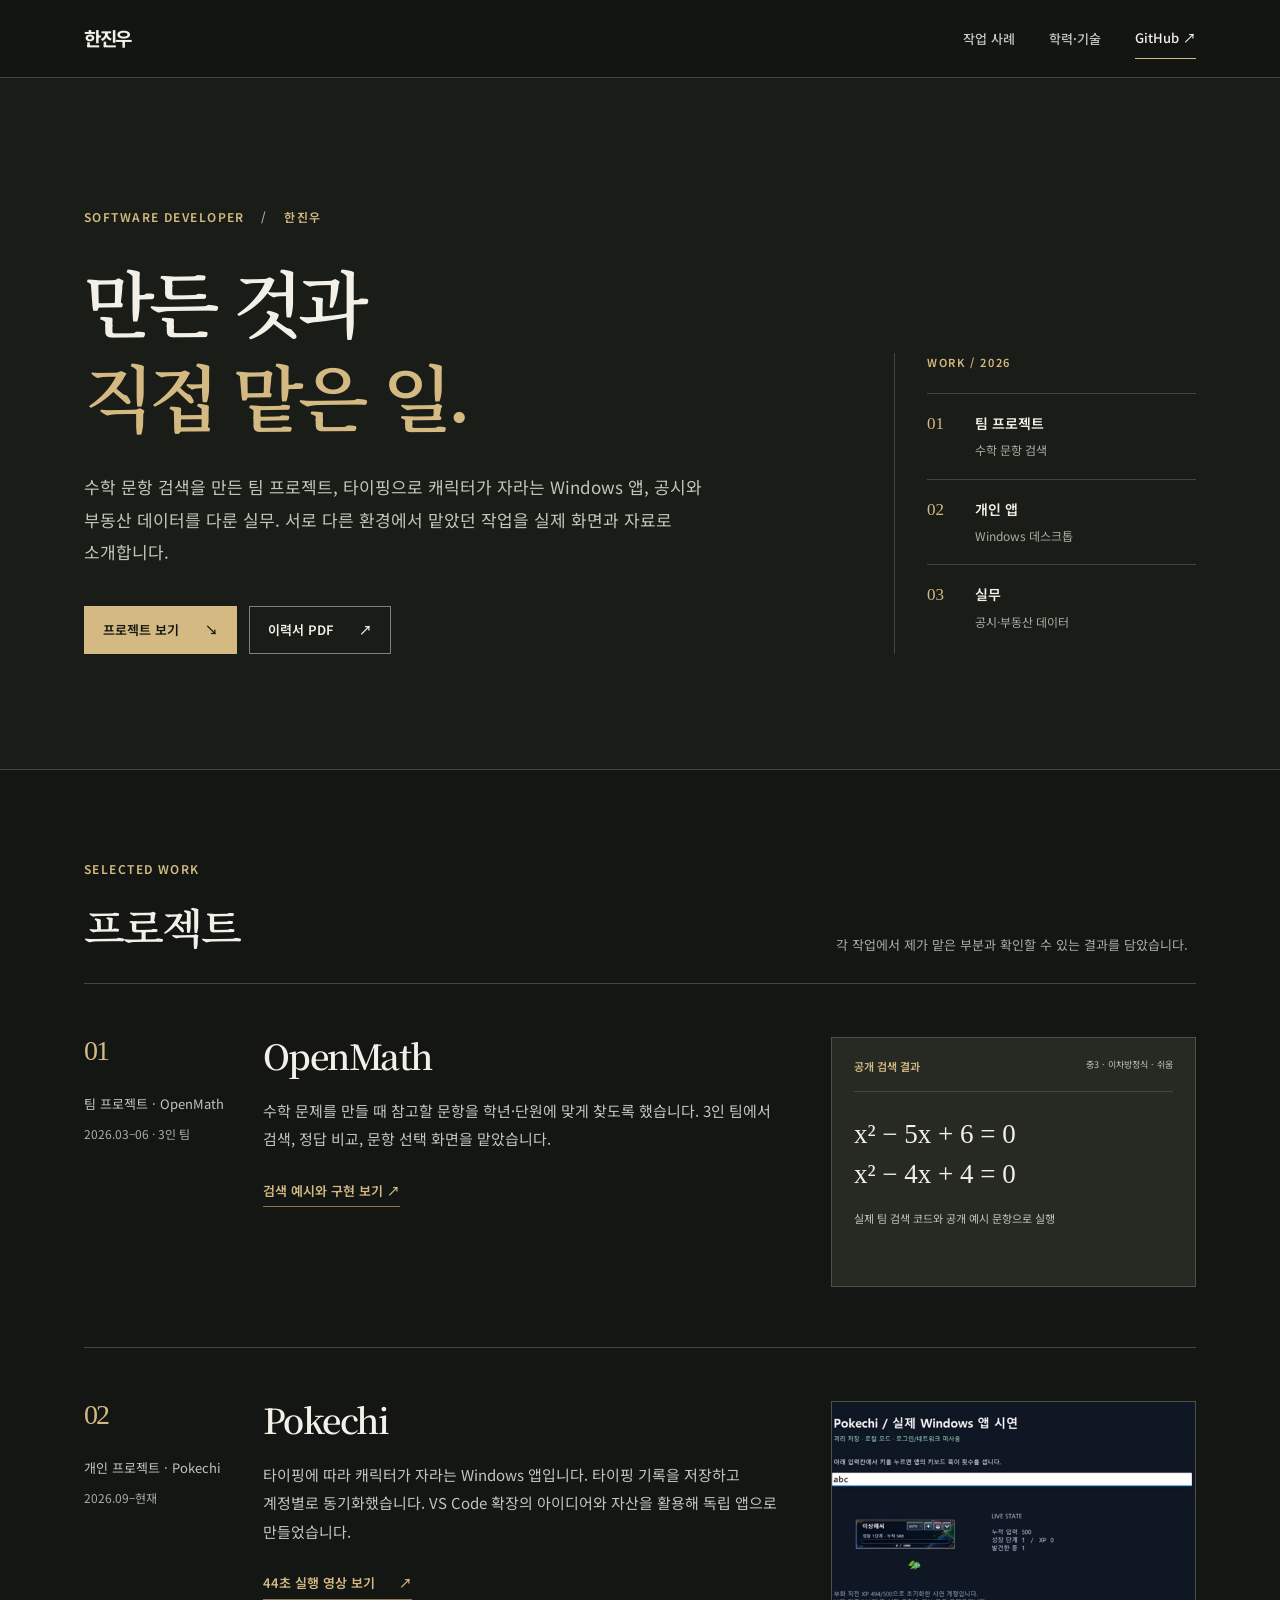
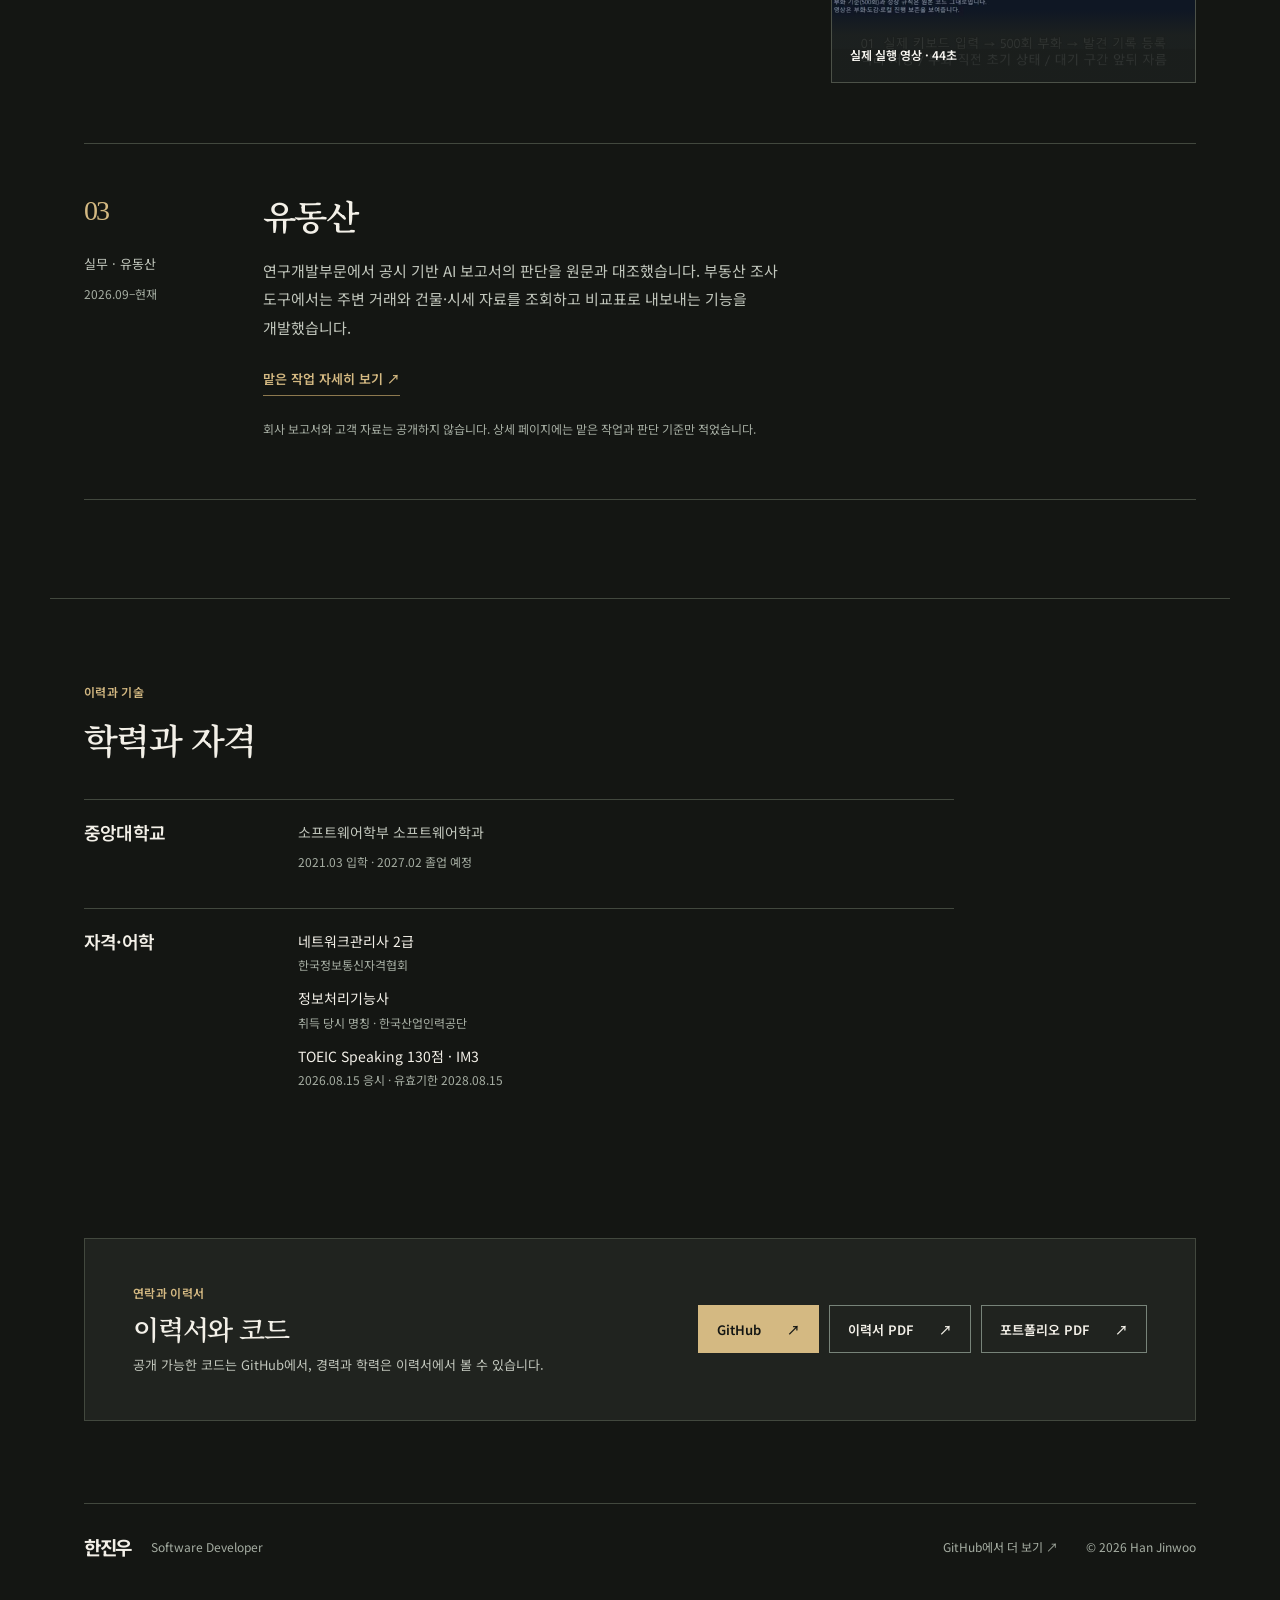
<file: index.html>
<!DOCTYPE html>

<html lang="ko">
<head>
<meta charset="utf-8"/>
<meta content="width=device-width, initial-scale=1" name="viewport"/>
<title>한진우 | Software Developer</title>
<meta content="한진우의 개발 작업: OpenMath 팀 프로젝트, Pokechi 개인 앱, 유동산 연구개발 실무." name="description"/>
<meta content="#141613" name="theme-color"/>
<meta content="website" property="og:type"/>
<meta content="한진우 | Software Developer" property="og:title"/>
<meta content="팀 프로젝트, 개인 앱, 실무에서 만든 작업과 확인 가능한 자료." property="og:description"/>
<meta content="https://korearororo.github.io/assets/social.svg" property="og:image"/>
<link href="assets/favicon.svg" rel="icon" type="image/svg+xml"/>
<link href="editorial.css?v=6-design-preview-20261110" rel="stylesheet"/>
<link href="https://korearororo.github.io/" rel="canonical"/>
<script defer="" src="app.js"></script>
</head>
<body>
<a class="skip" href="#main">본문으로 이동</a>
<header class="site-header"><div class="nav-wrap">
<a class="brand" href="index.html">한진우</a><button aria-controls="navigation" aria-expanded="false" aria-label="메뉴 열기" class="menu-toggle"><span></span><span></span></button>
<nav aria-label="주요 메뉴" id="navigation"><a href="index.html#projects">작업 사례</a><a href="index.html#about">학력·기술</a><a class="nav-github" href="https://github.com/korearororo" rel="noopener noreferrer" target="_blank">GitHub <span aria-hidden="true">↗</span></a></nav>
</div></header>
<main id="main">
<section class="hero hero-compact"><div class="hero-inner">
<div class="hero-copy"><p class="eyebrow">SOFTWARE DEVELOPER <span aria-hidden="true">/</span> 한진우</p>
<h1>만든 것과<br/><em>직접 맡은 일.</em></h1><p class="hero-description">수학 문항 검색을 만든 팀 프로젝트, 타이핑으로 캐릭터가 자라는 Windows 앱, 공시와 부동산 데이터를 다룬 실무. 서로 다른 환경에서 맡았던 작업을 실제 화면과 자료로 소개합니다.</p>
<div class="hero-actions"><a class="button primary" href="#projects">프로젝트 보기 <span aria-hidden="true">↘</span></a><a class="button resume-button" href="assets/resume/han-jinwoo-resume-public-v4-20261110.pdf" rel="noopener" target="_blank">이력서 PDF <span aria-hidden="true">↗</span></a></div></div>
<aside class="hero-index" aria-label="프로젝트 분야"><p>WORK / 2026</p><ol><li><span>01</span><div><strong>팀 프로젝트</strong><small>수학 문항 검색</small></div></li><li><span>02</span><div><strong>개인 앱</strong><small>Windows 데스크톱</small></div></li><li><span>03</span><div><strong>실무</strong><small>공시·부동산 데이터</small></div></li></ol></aside>
</div></section><section class="section projects-section" id="projects">
<div class="section-heading"><p class="eyebrow">SELECTED WORK</p><h2>프로젝트</h2><p>각 작업에서 제가 맡은 부분과 확인할 수 있는 결과를 담았습니다.</p></div>
<div class="project-list">
<article class="project-row"><div class="project-meta"><span class="project-number">01</span><span>팀 프로젝트 · OpenMath</span><small>2026.03–06 · 3인 팀</small></div><div class="project-main"><h3><a href="projects/openmath.html">OpenMath</a></h3><p>수학 문제를 만들 때 참고할 문항을 학년·단원에 맞게 찾도록 했습니다. 3인 팀에서 검색, 정답 비교, 문항 선택 화면을 맡았습니다.</p><a class="project-link" href="projects/openmath.html#comparison">검색 예시와 구현 보기 ↗</a></div>
<a aria-label="OpenMath의 공개 검색 결과 보기" class="project-visual-link" href="projects/openmath.html#comparison">
<figure class="preview preview-query">
<div class="query-heading"><span>공개 검색 결과</span><small>중3 · 이차방정식 · 쉬움</small></div>
<div class="query-equations"><span>x² − 5x + 6 = 0</span><span>x² − 4x + 4 = 0</span></div>
<figcaption>실제 팀 검색 코드와 공개 예시 문항으로 실행</figcaption>
</figure></a></article><article class="project-row"><div class="project-meta"><span class="project-number">02</span><span>개인 프로젝트 · Pokechi</span><small>2026.09–현재</small></div><div class="project-main"><h3><a href="projects/pokechi.html">Pokechi</a></h3><p>타이핑에 따라 캐릭터가 자라는 Windows 앱입니다. 타이핑 기록을 저장하고 계정별로 동기화했습니다. VS Code 확장의 아이디어와 자산을 활용해 독립 앱으로 만들었습니다.</p><a class="project-link" href="projects/pokechi.html#demo">44초 실행 영상 보기 <span aria-hidden="true">↗</span></a></div><a aria-label="44초 실행 영상 보기" class="project-visual-link" href="projects/pokechi.html#demo"><figure class="preview preview-pokechi"><img alt="Pokechi Windows 앱의 실제 실행 화면" loading="lazy" src="assets/pokechi-demo-poster.jpg"/><figcaption>실제 실행 영상 · 44초</figcaption></figure></a></article><article class="project-row project-row-text"><div class="project-meta"><span class="project-number">03</span><span>실무 · 유동산</span><small>2026.09–현재</small></div><div class="project-main"><h3><a href="projects/youdongsan.html">유동산</a></h3><p>연구개발부문에서 공시 기반 AI 보고서의 판단을 원문과 대조했습니다. 부동산 조사 도구에서는 주변 거래와 건물·시세 자료를 조회하고 비교표로 내보내는 기능을 개발했습니다.</p><a class="project-link" href="projects/youdongsan.html#report">맡은 작업 자세히 보기 ↗</a>
<p class="work-disclosure">회사 보고서와 고객 자료는 공개하지 않습니다. 상세 페이지에는 맡은 작업과 판단 기준만 적었습니다.</p>
</div></article></div></section><section class="section about-section" id="about"><div class="about-intro">
<p class="eyebrow">이력과 기술</p>
<h2>학력과 자격</h2>
<div class="education-summary">
<h3>중앙대학교</h3>
<p>소프트웨어학부 소프트웨어학과</p>
<small>2021.03 입학 · 2027.02 졸업 예정</small>
</div>
<div class="credential-summary">
<h3>자격·어학</h3>
<ul>
<li>네트워크관리사 2급 <small>한국정보통신자격협회</small>
</li>
<li>정보처리기능사 <small>취득 당시 명칭 · 한국산업인력공단</small>
</li>
<li>TOEIC Speaking 130점 · IM3 <small>2026.08.15 응시 · 유효기한 2028.08.15</small>
</li>
</ul>
</div>
</div>
</section><section class="contact-strip"><div>
<p class="eyebrow">연락과 이력서</p>
<h2>이력서와 코드</h2>
<p>공개 가능한 코드는 GitHub에서, 경력과 학력은 이력서에서 볼 수 있습니다.</p>
</div>
<div class="contact-actions">
<a class="button dark" href="https://github.com/korearororo" rel="noopener noreferrer" target="_blank">GitHub <span>↗</span></a><a class="button outline" href="assets/resume/han-jinwoo-resume-public-v4-20261110.pdf" rel="noopener" target="_blank">이력서 PDF <span>↗</span></a>
<a class="button outline" href="assets/portfolio/han-jinwoo-portfolio-v5-20261110.pdf" rel="noopener" target="_blank">포트폴리오 PDF <span>↗</span></a></div></section></main><footer class="footer"><div>
<a class="brand" href="index.html">한진우</a><p>Software Developer</p>
</div>
<a href="https://github.com/korearororo" rel="noopener noreferrer" target="_blank">GitHub에서 더 보기 ↗</a><span class="copyright">© 2026 Han Jinwoo</span></footer>
</body>
</html>
</file>
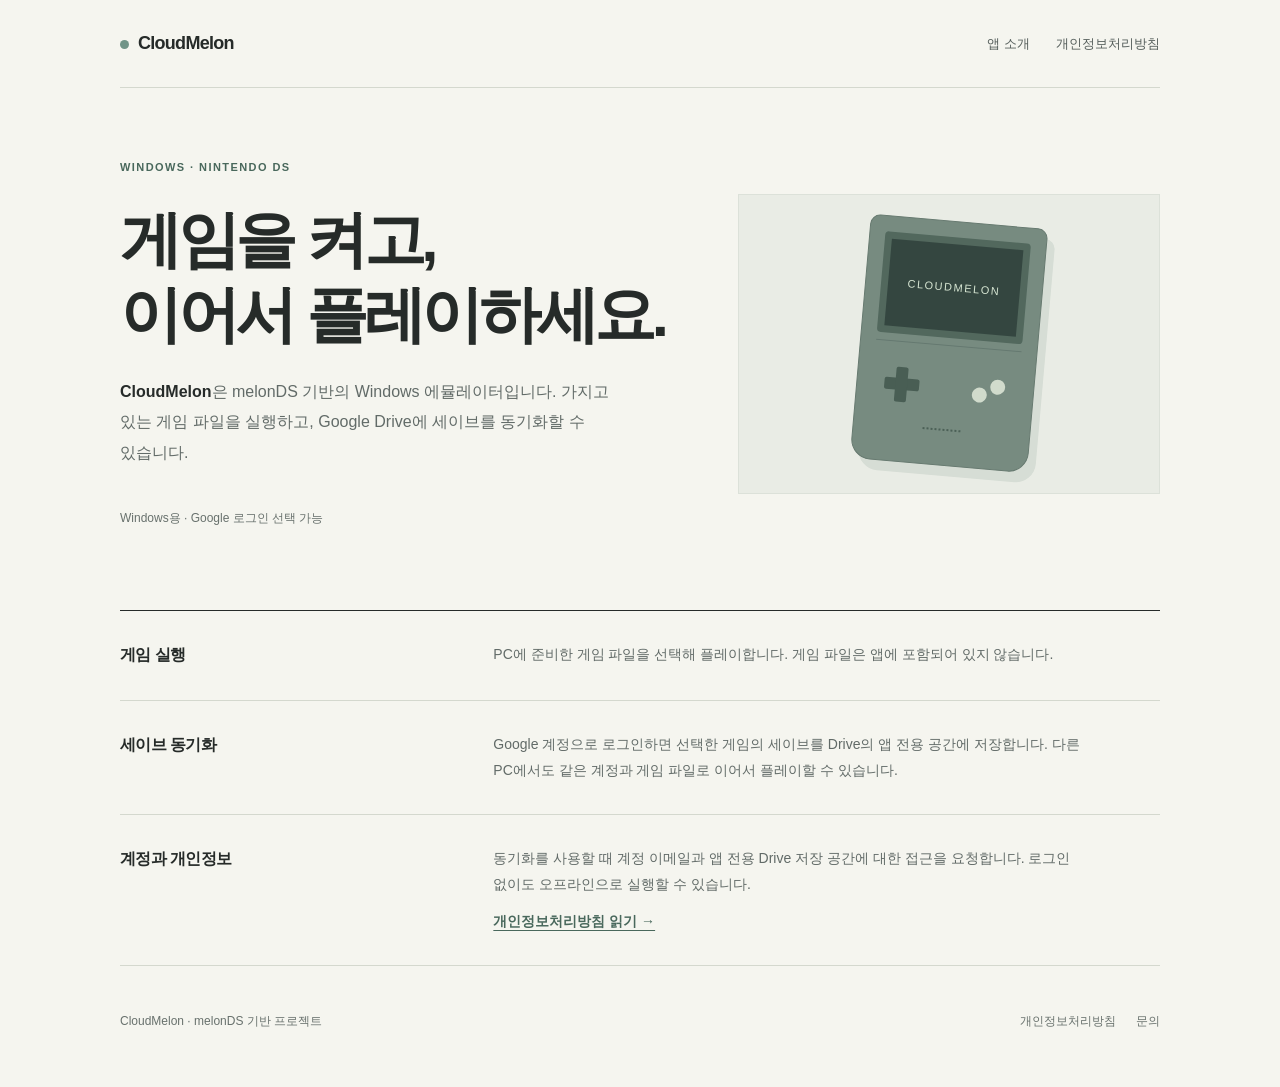
<file: cloudmelon/index.html>
<!doctype html>
<html lang="ko"><head><meta charset="utf-8"><meta name="viewport" content="width=device-width,initial-scale=1"><meta name="description" content="CloudMelon은 게임 세이브를 Google Drive에 동기화하는 Windows용 DS 에뮬레이터입니다."><title>CloudMelon — Windows용 DS 에뮬레이터</title><style>
:root{--ink:#262b29;--muted:#68716d;--line:#d4d8ce;--paper:#f5f5ef;--accent:#49685c}*{box-sizing:border-box}body{margin:0;background:var(--paper);color:var(--ink);font-family:"Malgun Gothic","Apple SD Gothic Neo",sans-serif;line-height:1.8;word-break:keep-all}a{color:inherit;text-underline-offset:4px}a:hover{color:var(--accent)}.wrap{width:min(1040px,calc(100% - 64px));margin:auto}header{height:88px;display:flex;justify-content:space-between;align-items:center;border-bottom:1px solid var(--line)}.brand{text-decoration:none;font-size:18px;font-weight:800;letter-spacing:-.04em}.brand i{display:inline-block;width:9px;height:9px;margin-right:9px;background:#719487;border-radius:50%}nav{display:flex;gap:26px;font-size:13px;color:#555e5b}nav a{text-decoration:none}.hero{display:grid;grid-template-columns:1.15fr .85fr;min-height:470px;align-items:center;gap:48px;padding:70px 0 80px}.eyebrow{font-size:11px;font-weight:700;letter-spacing:.13em;color:var(--accent)}h1{font-size:clamp(38px,5.6vw,62px);line-height:1.22;letter-spacing:-.07em;margin:24px 0}h1 span{display:block}.intro{max-width:510px;font-size:16px;line-height:1.9;color:#626b68}.intro strong{color:var(--ink)}.meta{margin-top:40px;font-size:12px;color:var(--muted)}.illustration{display:grid;place-items:center;min-height:300px;background:#e9ece5;border:1px solid #dce1d9}.console{width:178px;height:245px;background:#778b80;border:1px solid #677a70;border-radius:10px 10px 20px 20px;padding:15px;box-shadow:8px 10px 0 #d6ddd5;transform:rotate(5deg)}.screen{height:101px;background:#344640;border:7px solid #52685d;border-radius:4px;display:grid;place-items:center}.screen span{font-size:11px;letter-spacing:.14em;color:#d6e5d2}.hinge{height:8px;border-bottom:1px solid #657970}.controls{height:83px;display:flex;justify-content:space-between;align-items:center;padding:0 12px}.cross{position:relative;width:35px;height:12px;background:#495e54;border-radius:2px}.cross:after{content:"";position:absolute;width:12px;height:35px;background:#495e54;left:11px;top:-11px;border-radius:2px}.buttons{display:flex;gap:5px;transform:rotate(-28deg)}.buttons b{width:15px;height:15px;border-radius:50%;background:#d1dbcc}.speaker{width:38px;height:4px;border-top:2px dotted #4b6056;margin:auto}.details{border-top:1px solid var(--ink)}.row{display:grid;grid-template-columns:1fr 2fr;gap:40px;padding:30px 0;border-bottom:1px solid var(--line)}.row h2{font-size:16px;margin:0;letter-spacing:-.04em}.row p{font-size:14px;color:#626b68;margin:0;max-width:610px;line-height:1.9}.row p+p{margin-top:10px}.row a{font-weight:700;color:var(--accent)}footer{display:flex;justify-content:space-between;gap:20px;padding:45px 0 55px;color:var(--muted);font-size:12px}footer div{display:flex;gap:20px}footer a{text-decoration:none}@media(max-width:650px){.wrap{width:calc(100% - 40px)}header{height:72px}nav{gap:15px;font-size:12px}.hero{grid-template-columns:1fr;gap:30px;padding:54px 0}.illustration{min-height:260px}.console{transform:rotate(4deg) scale(.85)}.row{grid-template-columns:1fr;gap:10px;padding:25px 0}footer{flex-direction:column}}
</style></head><body><div class="wrap"><header><a class="brand" href="./"><i></i>CloudMelon</a><nav aria-label="주요 메뉴"><a href="#about">앱 소개</a><a href="privacy.html">개인정보처리방침</a></nav></header><main>
<section class="hero" id="about"><div><div class="eyebrow">WINDOWS · NINTENDO DS</div><h1><span>게임을 켜고,</span><span>이어서 플레이하세요.</span></h1><p class="intro"><strong>CloudMelon</strong>은 melonDS 기반의 Windows 에뮬레이터입니다. 가지고 있는 게임 파일을 실행하고, Google Drive에 세이브를 동기화할 수 있습니다.</p><div class="meta">Windows용 · Google 로그인 선택 가능</div></div><div class="illustration" aria-hidden="true"><div class="console"><div class="screen"><span>CLOUDMELON</span></div><div class="hinge"></div><div class="controls"><div class="cross"></div><div class="buttons"><b></b><b></b></div></div><div class="speaker"></div></div></div></section>
<section class="details" aria-label="사용 안내"><div class="row"><h2>게임 실행</h2><div><p>PC에 준비한 게임 파일을 선택해 플레이합니다. 게임 파일은 앱에 포함되어 있지 않습니다.</p></div></div><div class="row"><h2>세이브 동기화</h2><div><p>Google 계정으로 로그인하면 선택한 게임의 세이브를 Drive의 앱 전용 공간에 저장합니다. 다른 PC에서도 같은 계정과 게임 파일로 이어서 플레이할 수 있습니다.</p></div></div><div class="row"><h2>계정과 개인정보</h2><div><p>동기화를 사용할 때 계정 이메일과 앱 전용 Drive 저장 공간에 대한 접근을 요청합니다. 로그인 없이도 오프라인으로 실행할 수 있습니다.</p><p><a href="privacy.html">개인정보처리방침 읽기 →</a></p></div></div></section></main><footer><span>CloudMelon · melonDS 기반 프로젝트</span><div><a href="privacy.html">개인정보처리방침</a><a href="https://github.com/korearororo/korearororo.github.io/issues">문의</a></div></footer></div></body></html>
</file>
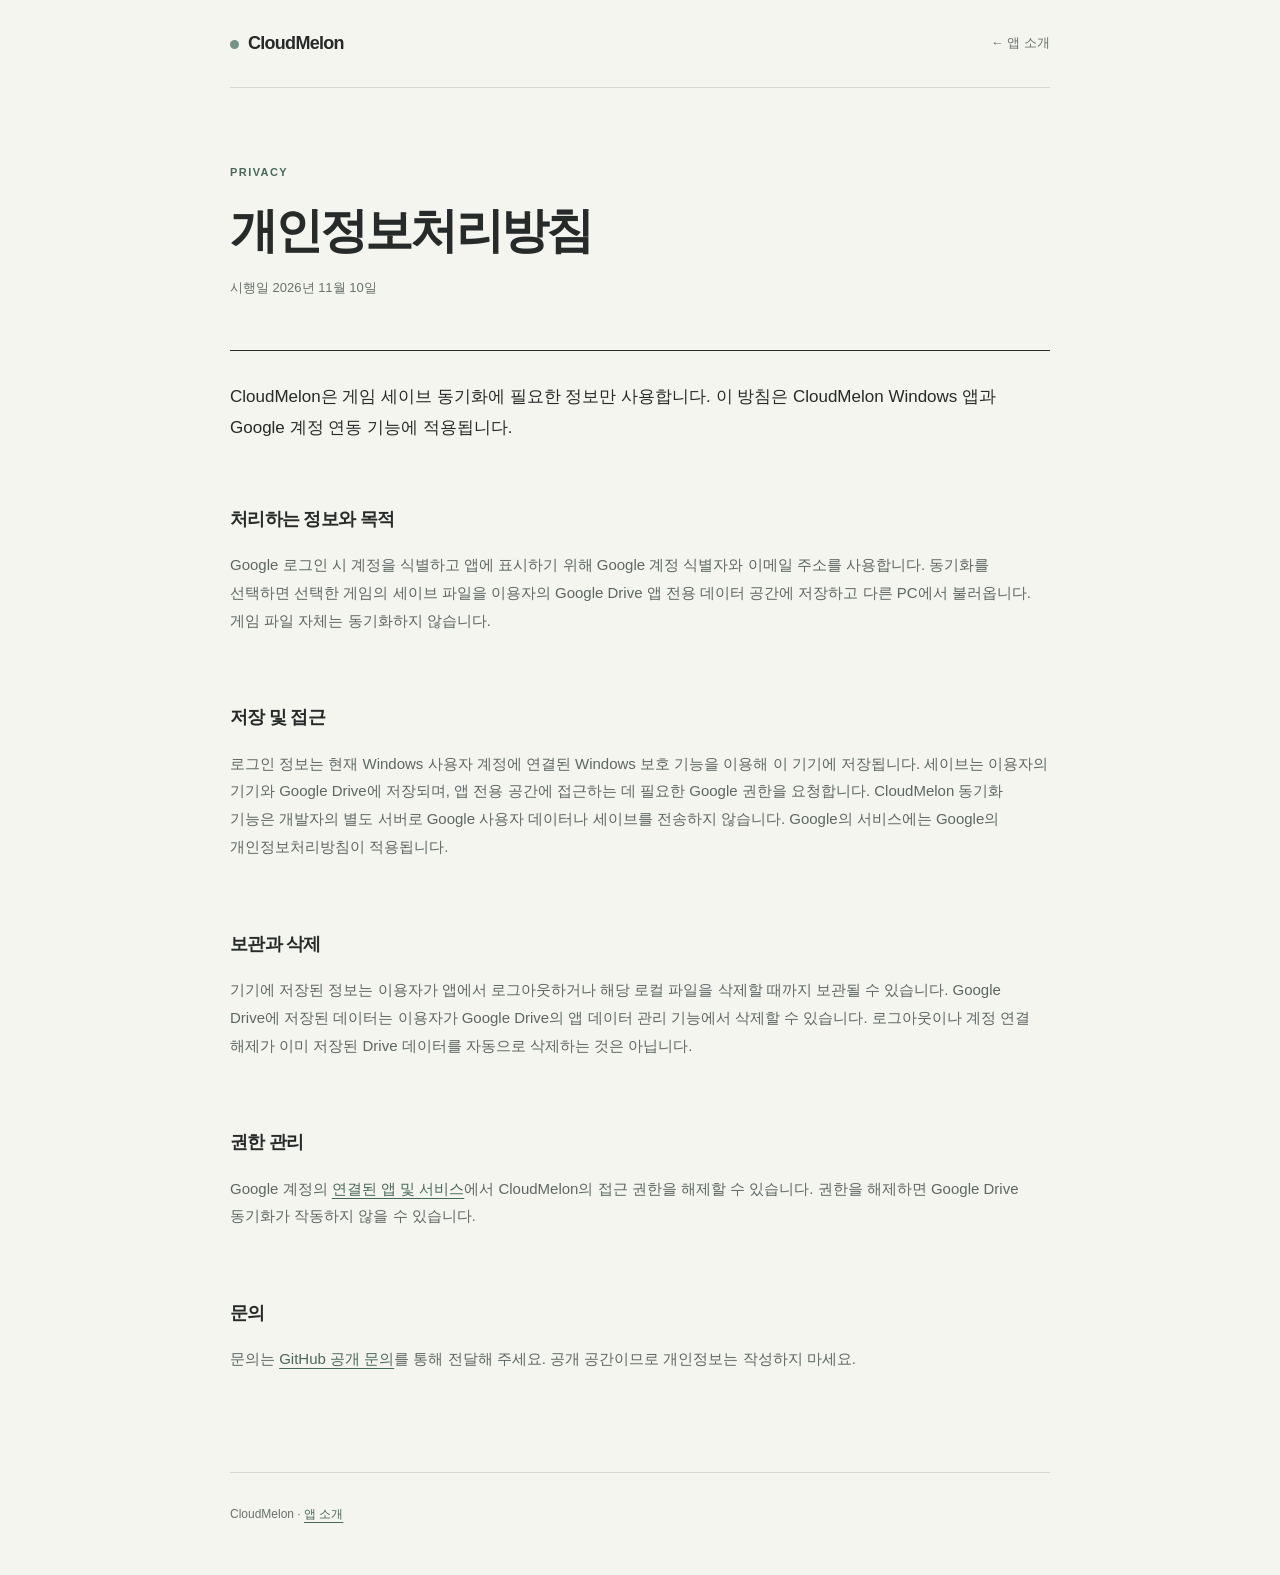
<file: cloudmelon/privacy.html>
<!doctype html>
<html lang="ko"><head><meta charset="utf-8"><meta name="viewport" content="width=device-width,initial-scale=1"><title>개인정보처리방침 — CloudMelon</title><style>
:root{--ink:#262b29;--muted:#68716d;--line:#d4d8ce;--paper:#f5f5ef;--accent:#49685c}*{box-sizing:border-box}body{margin:0;background:var(--paper);color:var(--ink);font-family:"Malgun Gothic","Apple SD Gothic Neo",sans-serif;line-height:1.85;word-break:keep-all}.wrap{width:min(820px,calc(100% - 64px));margin:auto}header{height:88px;border-bottom:1px solid var(--line);display:flex;align-items:center;justify-content:space-between}.brand{font-size:18px;font-weight:800;letter-spacing:-.04em;text-decoration:none;color:var(--ink)}.brand i{display:inline-block;width:9px;height:9px;margin-right:9px;background:#719487;border-radius:50%}a{color:var(--accent);text-underline-offset:4px}.back{font-size:13px;color:var(--muted);text-decoration:none}main{padding:74px 0}.label{font-size:11px;letter-spacing:.13em;color:var(--accent);font-weight:700}h1{font-size:clamp(34px,5vw,48px);line-height:1.2;letter-spacing:-.06em;margin:20px 0 16px}.date{color:var(--muted);font-size:13px;margin-bottom:50px}.lead{font-size:17px;border-top:1px solid var(--ink);padding-top:30px;color:var(--ink)}section{padding:10px 0}h2{font-size:18px;margin:32px 0 10px;letter-spacing:-.04em}p{font-size:15px;color:#5d6764}footer{border-top:1px solid var(--line);padding:30px 0 50px;font-size:12px;color:var(--muted)}@media(max-width:650px){.wrap{width:calc(100% - 40px)}header{height:72px}main{padding:50px 0}.date{margin-bottom:35px}}
</style></head><body><div class="wrap"><header><a class="brand" href="./"><i></i>CloudMelon</a><a class="back" href="./">← 앱 소개</a></header><main><div class="label">PRIVACY</div><h1>개인정보처리방침</h1><div class="date">시행일 2026년 11월 10일</div><p class="lead">CloudMelon은 게임 세이브 동기화에 필요한 정보만 사용합니다. 이 방침은 CloudMelon Windows 앱과 Google 계정 연동 기능에 적용됩니다.</p><section><h2>처리하는 정보와 목적</h2><p>Google 로그인 시 계정을 식별하고 앱에 표시하기 위해 Google 계정 식별자와 이메일 주소를 사용합니다. 동기화를 선택하면 선택한 게임의 세이브 파일을 이용자의 Google Drive 앱 전용 데이터 공간에 저장하고 다른 PC에서 불러옵니다. 게임 파일 자체는 동기화하지 않습니다.</p></section><section><h2>저장 및 접근</h2><p>로그인 정보는 현재 Windows 사용자 계정에 연결된 Windows 보호 기능을 이용해 이 기기에 저장됩니다. 세이브는 이용자의 기기와 Google Drive에 저장되며, 앱 전용 공간에 접근하는 데 필요한 Google 권한을 요청합니다. CloudMelon 동기화 기능은 개발자의 별도 서버로 Google 사용자 데이터나 세이브를 전송하지 않습니다. Google의 서비스에는 Google의 개인정보처리방침이 적용됩니다.</p></section><section><h2>보관과 삭제</h2><p>기기에 저장된 정보는 이용자가 앱에서 로그아웃하거나 해당 로컬 파일을 삭제할 때까지 보관될 수 있습니다. Google Drive에 저장된 데이터는 이용자가 Google Drive의 앱 데이터 관리 기능에서 삭제할 수 있습니다. 로그아웃이나 계정 연결 해제가 이미 저장된 Drive 데이터를 자동으로 삭제하는 것은 아닙니다.</p></section><section><h2>권한 관리</h2><p>Google 계정의 <a href="https://myaccount.google.com/connections">연결된 앱 및 서비스</a>에서 CloudMelon의 접근 권한을 해제할 수 있습니다. 권한을 해제하면 Google Drive 동기화가 작동하지 않을 수 있습니다.</p></section><section><h2>문의</h2><p>문의는 <a href="https://github.com/korearororo/korearororo.github.io/issues">GitHub 공개 문의</a>를 통해 전달해 주세요. 공개 공간이므로 개인정보는 작성하지 마세요.</p></section></main><footer>CloudMelon · <a href="./">앱 소개</a></footer></div></body></html>
</file>
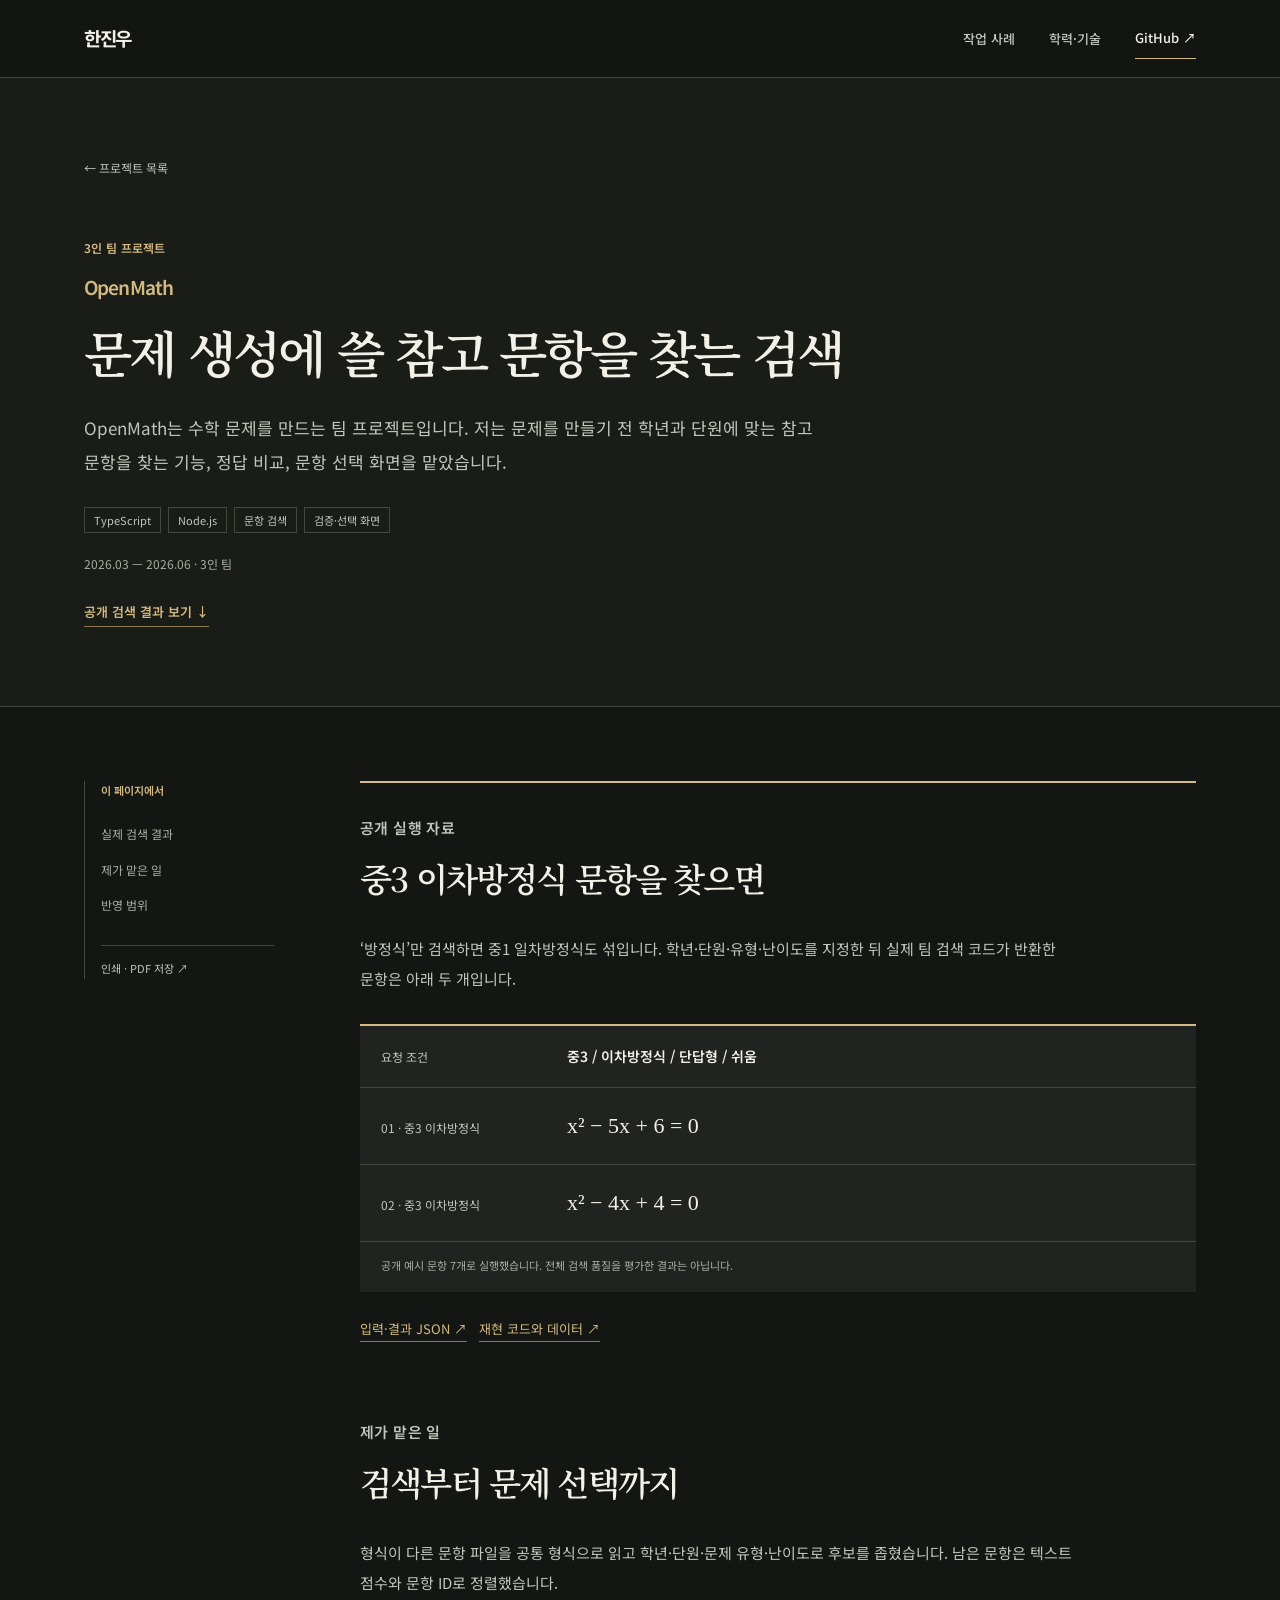
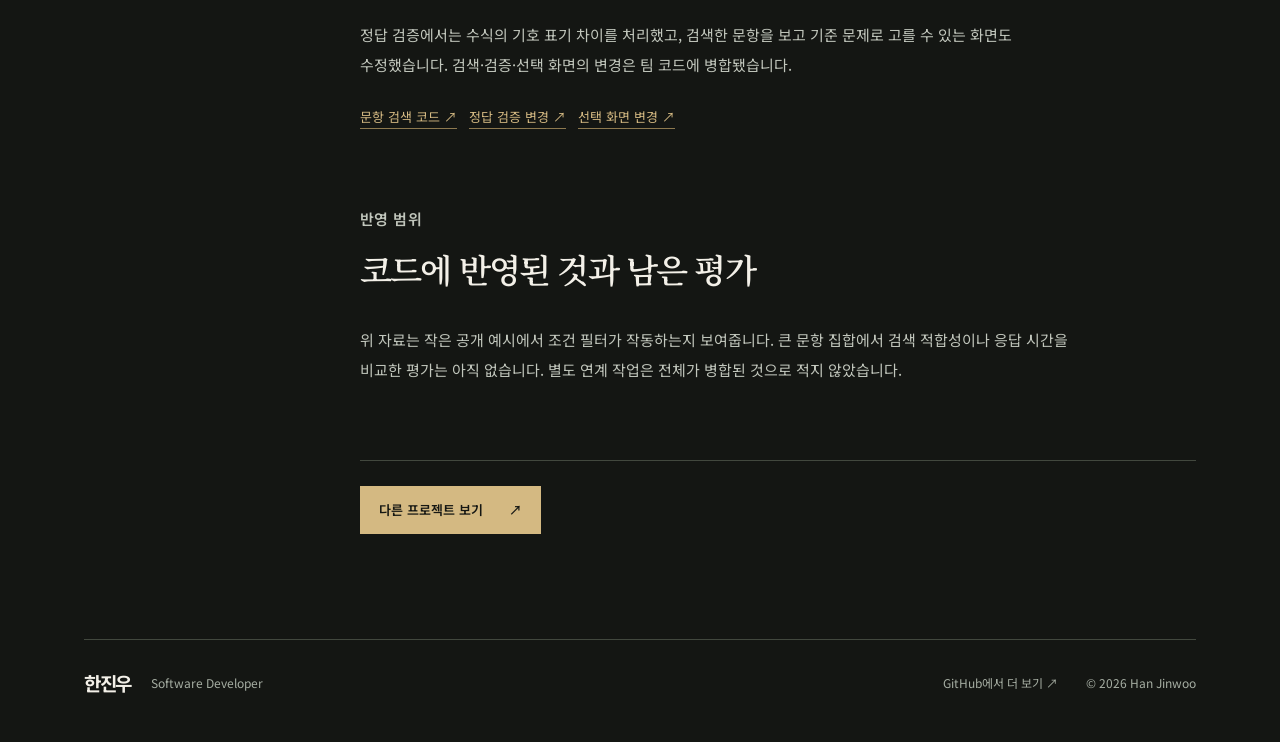
<file: projects/openmath.html>
<!DOCTYPE html>

<html lang="ko"><head><meta charset="utf-8"/><meta content="width=device-width, initial-scale=1" name="viewport"/><title>OpenMath | 한진우 포트폴리오</title><meta content="3인 팀에서 수학 문제 생성 서비스의 참고 문항 검색, 정답 검증 보강, 기준 문항 선택 화면을 맡았습니다." name="description"/><meta content="#141613" name="theme-color"/><meta content="website" property="og:type"/><meta content="OpenMath | 한진우 포트폴리오" property="og:title"/><meta content="3인 팀에서 수학 문제 생성 서비스의 참고 문항 검색, 정답 검증 보강, 기준 문항 선택 화면을 맡았습니다." property="og:description"/><meta content="https://korearororo.github.io/assets/social.svg" property="og:image"/><link href="../assets/favicon.svg" rel="icon" type="image/svg+xml"/><link href="../editorial.css?v=6-design-preview-20261110" rel="stylesheet"/><link href="https://korearororo.github.io/projects/openmath.html" rel="canonical"/><script defer="" src="../app.js"></script></head><body class="openmath-case"><a class="skip" href="#main">본문으로 이동</a>
<header class="site-header"><div class="nav-wrap"><a aria-label="한진우 포트폴리오 홈" class="brand" href="../index.html">한진우</a><button aria-controls="navigation" aria-expanded="false" aria-label="메뉴 열기" class="menu-toggle"><span></span><span></span></button>
<nav aria-label="주요 메뉴" id="navigation"><a href="../index.html#projects">작업 사례</a><a href="../index.html#about">학력·기술</a><a class="nav-github" href="https://github.com/korearororo" rel="noopener noreferrer" target="_blank">GitHub <span aria-hidden="true">↗</span></a></nav></div></header><main id="main">
<section class="case-hero"><div class="case-hero-inner"><div>
<a class="back-link" href="../index.html#projects">← 프로젝트 목록</a>
<p class="eyebrow">3인 팀 프로젝트</p><h1>OpenMath</h1>
<h2>문제 생성에 쓸 참고 문항을 찾는 검색</h2><p>OpenMath는 수학 문제를 만드는 팀 프로젝트입니다. 저는 문제를 만들기 전 학년과 단원에 맞는 참고 문항을 찾는 기능, 정답 비교, 문항 선택 화면을 맡았습니다.</p>
<div class="tags dark-tags"><span>TypeScript</span><span>Node.js</span><span>문항 검색</span><span>검증·선택 화면</span></div>
<p class="case-period">2026.03 — 2026.06 · 3인 팀</p><a class="hero-evidence" href="#comparison">공개 검색 결과 보기 ↓</a></div>
</div></section>
<div class="case-body"><aside aria-label="사례 목차" class="case-toc"><span>이 페이지에서</span>
<a href="#comparison">실제 검색 결과</a><a href="#implementation">제가 맡은 일</a>
<a href="#verification">반영 범위</a><button class="print-button" type="button">인쇄 · PDF 저장 ↗</button></aside>

<div class="case-article">
<section class="live-evidence" id="comparison">
<p class="eyebrow">공개 실행 자료</p><h2>중3 이차방정식 문항을 찾으면</h2>
<p>‘방정식’만 검색하면 중1 일차방정식도 섞입니다. 학년·단원·유형·난이도를 지정한 뒤 실제 팀 검색 코드가 반환한 문항은 아래 두 개입니다.</p>
<figure class="result-sheet"><div class="result-sheet-head"><span>요청 조건</span><strong>중3 / 이차방정식 / 단답형 / 쉬움</strong></div>
<div class="result-sheet-row"><span>01 · 중3 이차방정식</span><strong>x² − 5x + 6 = 0</strong></div>
<div class="result-sheet-row"><span>02 · 중3 이차방정식</span><strong>x² − 4x + 4 = 0</strong></div>
<figcaption>공개 예시 문항 7개로 실행했습니다. 전체 검색 품질을 평가한 결과는 아닙니다.</figcaption></figure>
<div class="source-links"><a href="../assets/openmath-comparison.json">입력·결과 JSON ↗</a><a href="https://github.com/korearororo/korearororo.github.io/tree/main/evidence/openmath" rel="noopener noreferrer" target="_blank">재현 코드와 데이터 ↗</a></div>
</section>
<section id="implementation"><p class="eyebrow">제가 맡은 일</p><h2>검색부터 문제 선택까지</h2>
<p>형식이 다른 문항 파일을 공통 형식으로 읽고 학년·단원·문제 유형·난이도로 후보를 좁혔습니다. 남은 문항은 텍스트 점수와 문항 ID로 정렬했습니다.</p>
<p>정답 검증에서는 수식의 기호 표기 차이를 처리했고, 검색한 문항을 보고 기준 문제로 고를 수 있는 화면도 수정했습니다. 검색·검증·선택 화면의 변경은 팀 코드에 병합됐습니다.</p>
<div class="source-links"><a href="https://github.com/openmath2/OpenMath/pull/8" rel="noopener noreferrer" target="_blank">문항 검색 코드 ↗</a><a href="https://github.com/openmath2/OpenMath/pull/12" rel="noopener noreferrer" target="_blank">정답 검증 변경 ↗</a><a href="https://github.com/openmath2/OpenMath/pull/13" rel="noopener noreferrer" target="_blank">선택 화면 변경 ↗</a></div>
</section>
<section id="verification"><p class="eyebrow">반영 범위</p><h2>코드에 반영된 것과 남은 평가</h2>
<p>위 자료는 작은 공개 예시에서 조건 필터가 작동하는지 보여줍니다. 큰 문항 집합에서 검색 적합성이나 응답 시간을 비교한 평가는 아직 없습니다. 별도 연계 작업은 전체가 병합된 것으로 적지 않았습니다.</p>
</section><div class="case-bottom"><a class="button dark" href="../index.html#projects">다른 프로젝트 보기 <span>↗</span></a></div>
</div></div></main><footer class="footer"><div><a class="brand" href="../index.html">한진우</a><p>Software Developer</p></div><a href="https://github.com/korearororo" rel="noopener noreferrer" target="_blank">GitHub에서 더 보기 ↗</a><span class="copyright">© 2026 Han Jinwoo</span></footer></body></html>
</file>
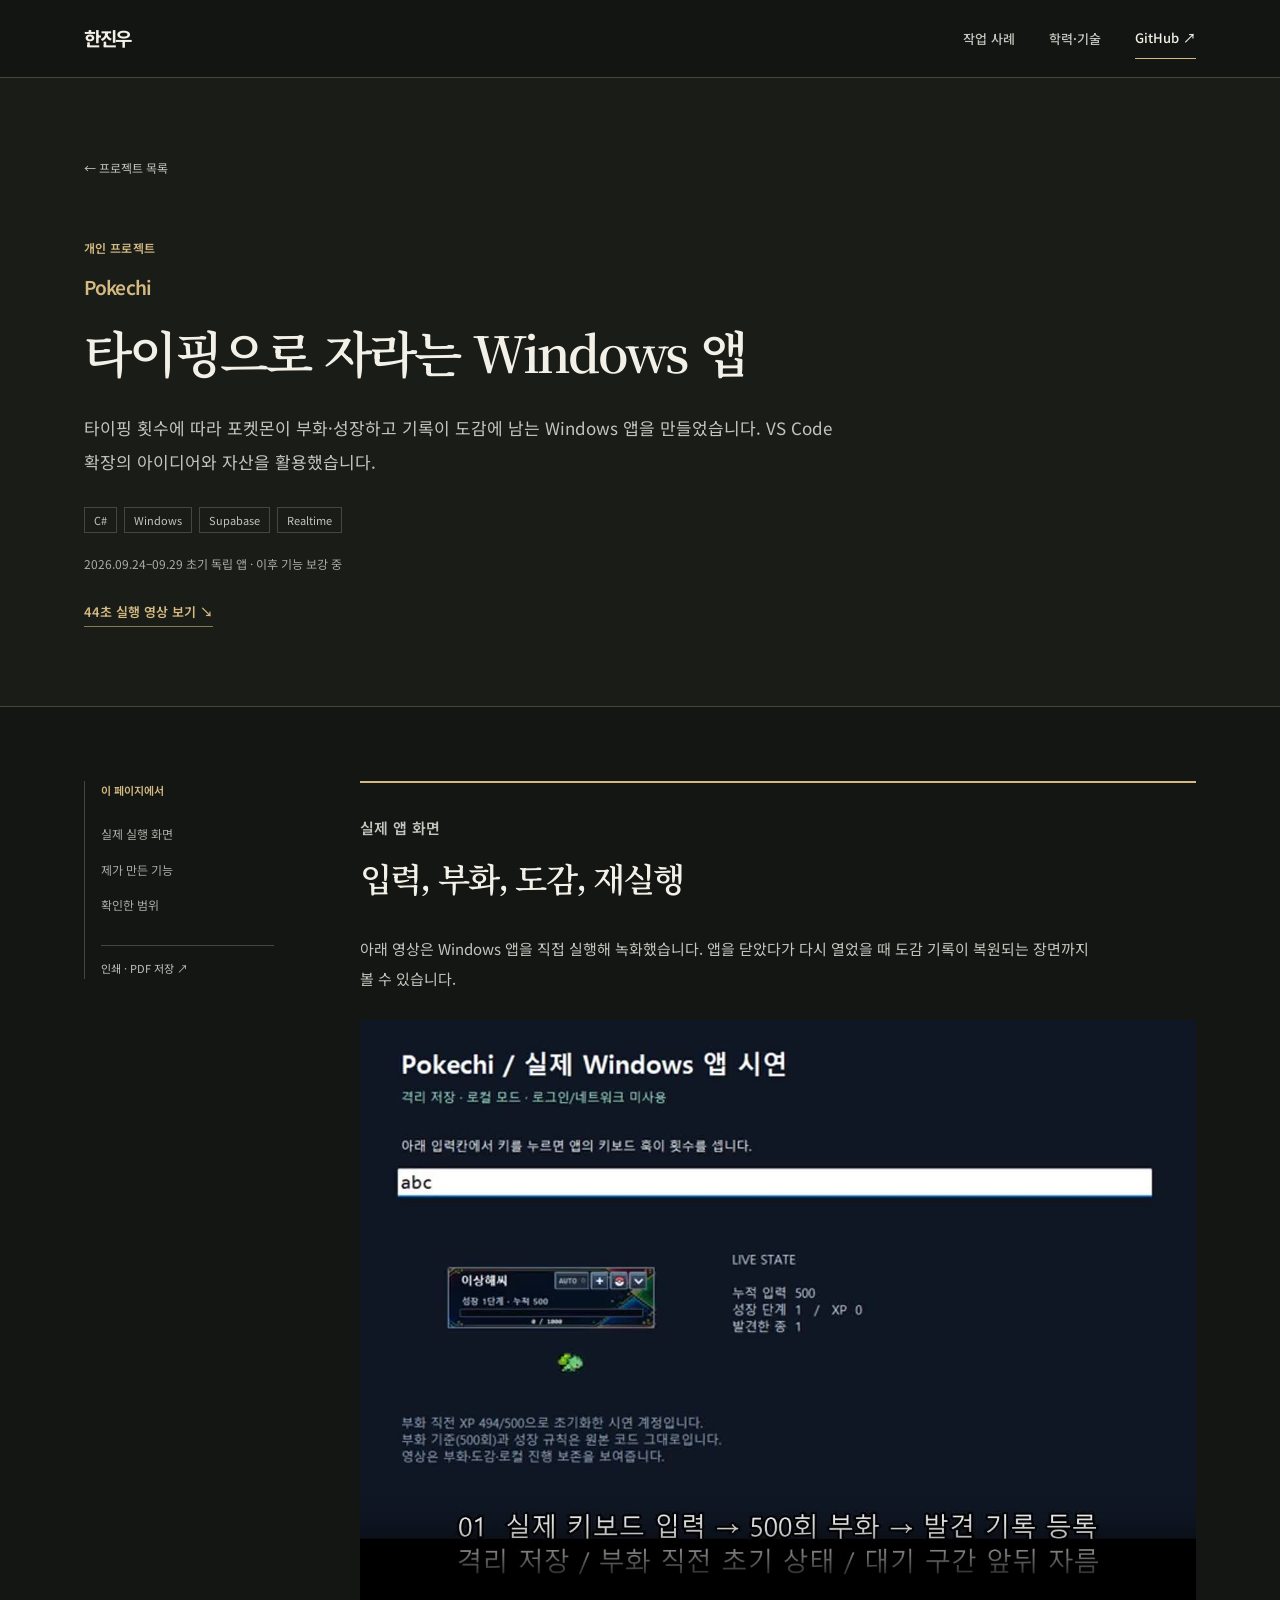
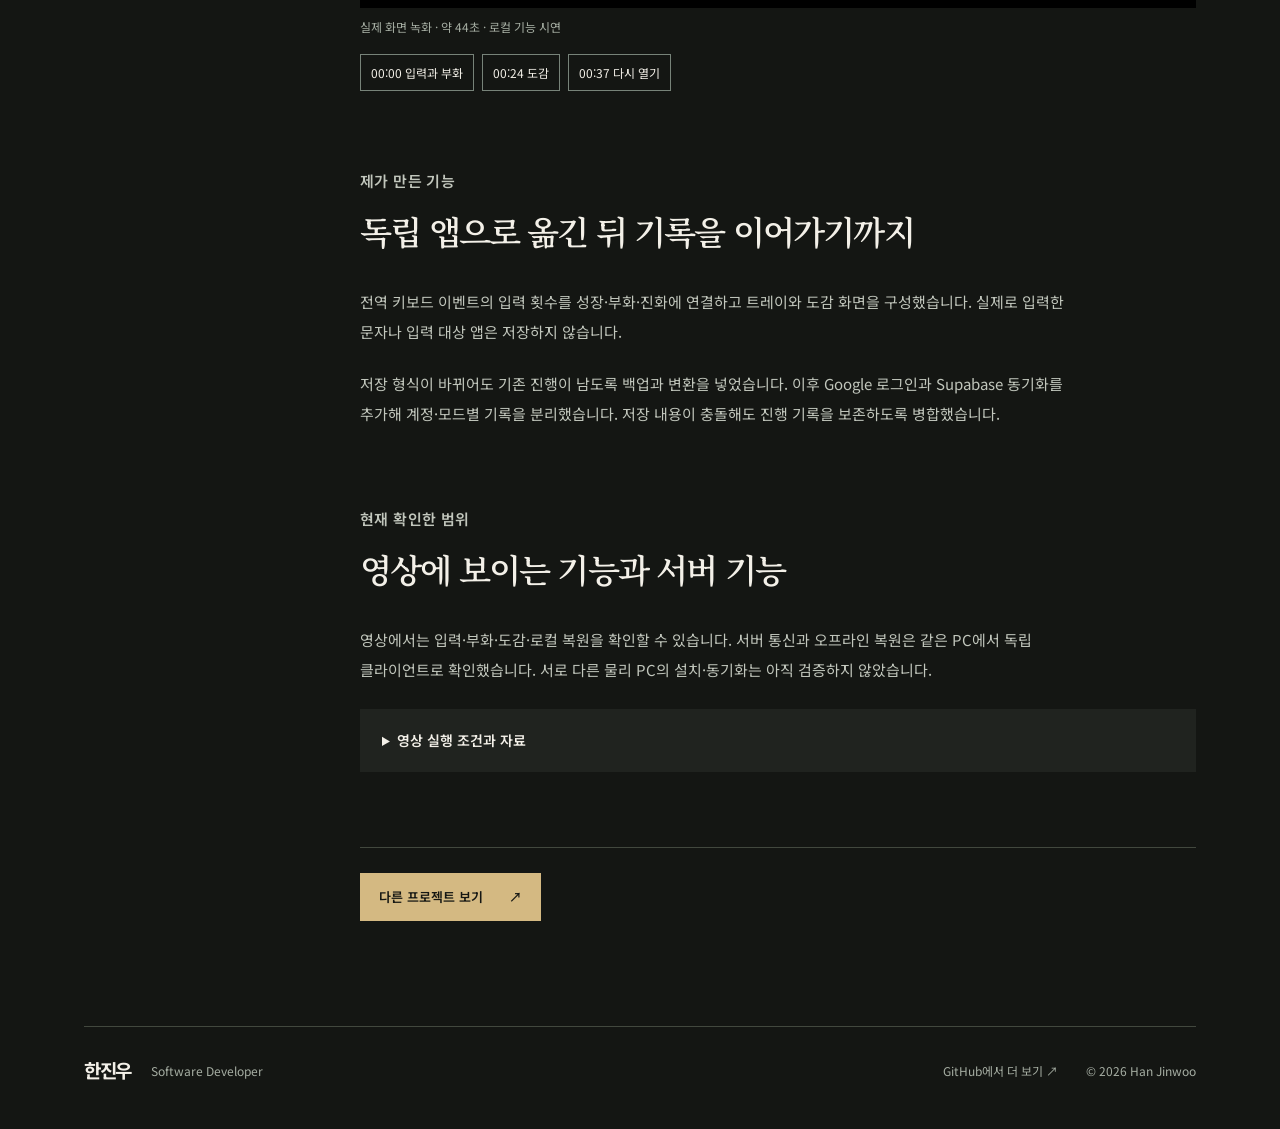
<file: projects/pokechi.html>
<!DOCTYPE html>

<html lang="ko"><head><meta charset="utf-8"/><meta content="width=device-width, initial-scale=1" name="viewport"/><title>Pokechi | 한진우 포트폴리오</title><meta content="Pokechi는 타이핑에 따라 캐릭터가 성장하는 Windows 앱입니다. 한진우가 독립 앱, 로컬 기록 복원, 계정별 동기화를 구현했습니다." name="description"/><meta content="#141613" name="theme-color"/><meta content="website" property="og:type"/><meta content="Pokechi | 한진우 포트폴리오" property="og:title"/><meta content="Pokechi는 타이핑에 따라 캐릭터가 성장하는 Windows 앱입니다. 한진우가 독립 앱, 로컬 기록 복원, 계정별 동기화를 구현했습니다." property="og:description"/><meta content="https://korearororo.github.io/assets/social.svg" property="og:image"/><link href="../assets/favicon.svg" rel="icon" type="image/svg+xml"/><link href="../editorial.css?v=6-design-preview-20261110" rel="stylesheet"/><link href="https://korearororo.github.io/projects/pokechi.html" rel="canonical"/><script defer="" src="../app.js"></script></head><body><a class="skip" href="#main">본문으로 이동</a>
<header class="site-header"><div class="nav-wrap"><a aria-label="한진우 포트폴리오 홈" class="brand" href="../index.html">한진우</a><button aria-controls="navigation" aria-expanded="false" aria-label="메뉴 열기" class="menu-toggle"><span></span><span></span></button>
<nav aria-label="주요 메뉴" id="navigation"><a href="../index.html#projects">작업 사례</a><a href="../index.html#about">학력·기술</a><a class="nav-github" href="https://github.com/korearororo" rel="noopener noreferrer" target="_blank">GitHub <span aria-hidden="true">↗</span></a></nav></div></header><main id="main"><section class="case-hero"><div class="case-hero-inner"><div><a class="back-link" href="../index.html#projects">← 프로젝트 목록</a><p class="eyebrow">개인 프로젝트</p><h1>Pokechi</h1><h2>타이핑으로 자라는 Windows 앱</h2><p>타이핑 횟수에 따라 포켓몬이 부화·성장하고 기록이 도감에 남는 Windows 앱을 만들었습니다. VS Code 확장의 아이디어와 자산을 활용했습니다.</p><div class="tags dark-tags"><span>C#</span><span>Windows</span><span>Supabase</span><span>Realtime</span></div><p class="case-period">2026.09.24–09.29 초기 독립 앱 · 이후 기능 보강 중</p><a class="hero-evidence" href="#demo">44초 실행 영상 보기 ↘</a></div></div></section>
<div class="case-body"><aside aria-label="사례 목차" class="case-toc"><span>이 페이지에서</span>
<a href="#demo">실제 실행 화면</a><a href="#implementation">제가 만든 기능</a><a href="#verification">확인한 범위</a>
<button class="print-button" type="button">인쇄 · PDF 저장 ↗</button></aside>
<div class="case-article">
<section class="live-evidence" id="demo"><p class="eyebrow">실제 앱 화면</p><h2>입력, 부화, 도감, 재실행</h2>
<p>아래 영상은 Windows 앱을 직접 실행해 녹화했습니다. 앱을 닫았다가 다시 열었을 때 도감 기록이 복원되는 장면까지 볼 수 있습니다.</p>
<figure class="demo-figure"><video aria-label="Pokechi 실제 Windows 앱: 키 입력, 부화, 도감, 로컬 저장 복원" controls="" playsinline="" poster="../assets/pokechi-demo-poster.jpg" preload="metadata"><source src="../assets/pokechi-demo.mp4" type="video/mp4"/>브라우저가 영상을 지원하지 않습니다. <a href="../assets/pokechi-demo.mp4">영상 파일 열기</a></video><figcaption>실제 화면 녹화 · 약 44초 · 로컬 기능 시연</figcaption></figure>
<div aria-label="영상 장면 선택" class="video-chapters"><button data-seek="0" type="button">00:00 입력과 부화</button><button data-seek="24" type="button">00:24 도감</button><button data-seek="37" type="button">00:37 다시 열기</button></div>
</section>
<section id="implementation"><p class="eyebrow">제가 만든 기능</p><h2>독립 앱으로 옮긴 뒤 기록을 이어가기까지</h2>
<p>전역 키보드 이벤트의 입력 횟수를 성장·부화·진화에 연결하고 트레이와 도감 화면을 구성했습니다. 실제로 입력한 문자나 입력 대상 앱은 저장하지 않습니다.</p>
<p>저장 형식이 바뀌어도 기존 진행이 남도록 백업과 변환을 넣었습니다. 이후 Google 로그인과 Supabase 동기화를 추가해 계정·모드별 기록을 분리했습니다. 저장 내용이 충돌해도 진행 기록을 보존하도록 병합했습니다.</p>
</section>
<section id="verification"><p class="eyebrow">현재 확인한 범위</p><h2>영상에 보이는 기능과 서버 기능</h2>
<p>영상에서는 입력·부화·도감·로컬 복원을 확인할 수 있습니다. 서버 통신과 오프라인 복원은 같은 PC에서 독립 클라이언트로 확인했습니다. 서로 다른 물리 PC의 설치·동기화는 아직 검증하지 않았습니다.</p>
<details class="evidence-method"><summary>영상 실행 조건과 자료</summary><p>공개 영상에는 로그인·서버 통신을 포함하지 않았습니다. 개인 저장 파일 대신 격리된 테스트 파일을 사용했습니다. <a href="../assets/pokechi-demo-evidence.json">실행 조건 JSON ↗</a></p></details>
</section><div class="case-bottom"><a class="button dark" href="../index.html#projects">다른 프로젝트 보기 <span>↗</span></a></div>
</div></div></main><footer class="footer"><div><a class="brand" href="../index.html">한진우</a><p>Software Developer</p></div><a href="https://github.com/korearororo" rel="noopener noreferrer" target="_blank">GitHub에서 더 보기 ↗</a><span class="copyright">© 2026 Han Jinwoo</span></footer></body></html>
</file>
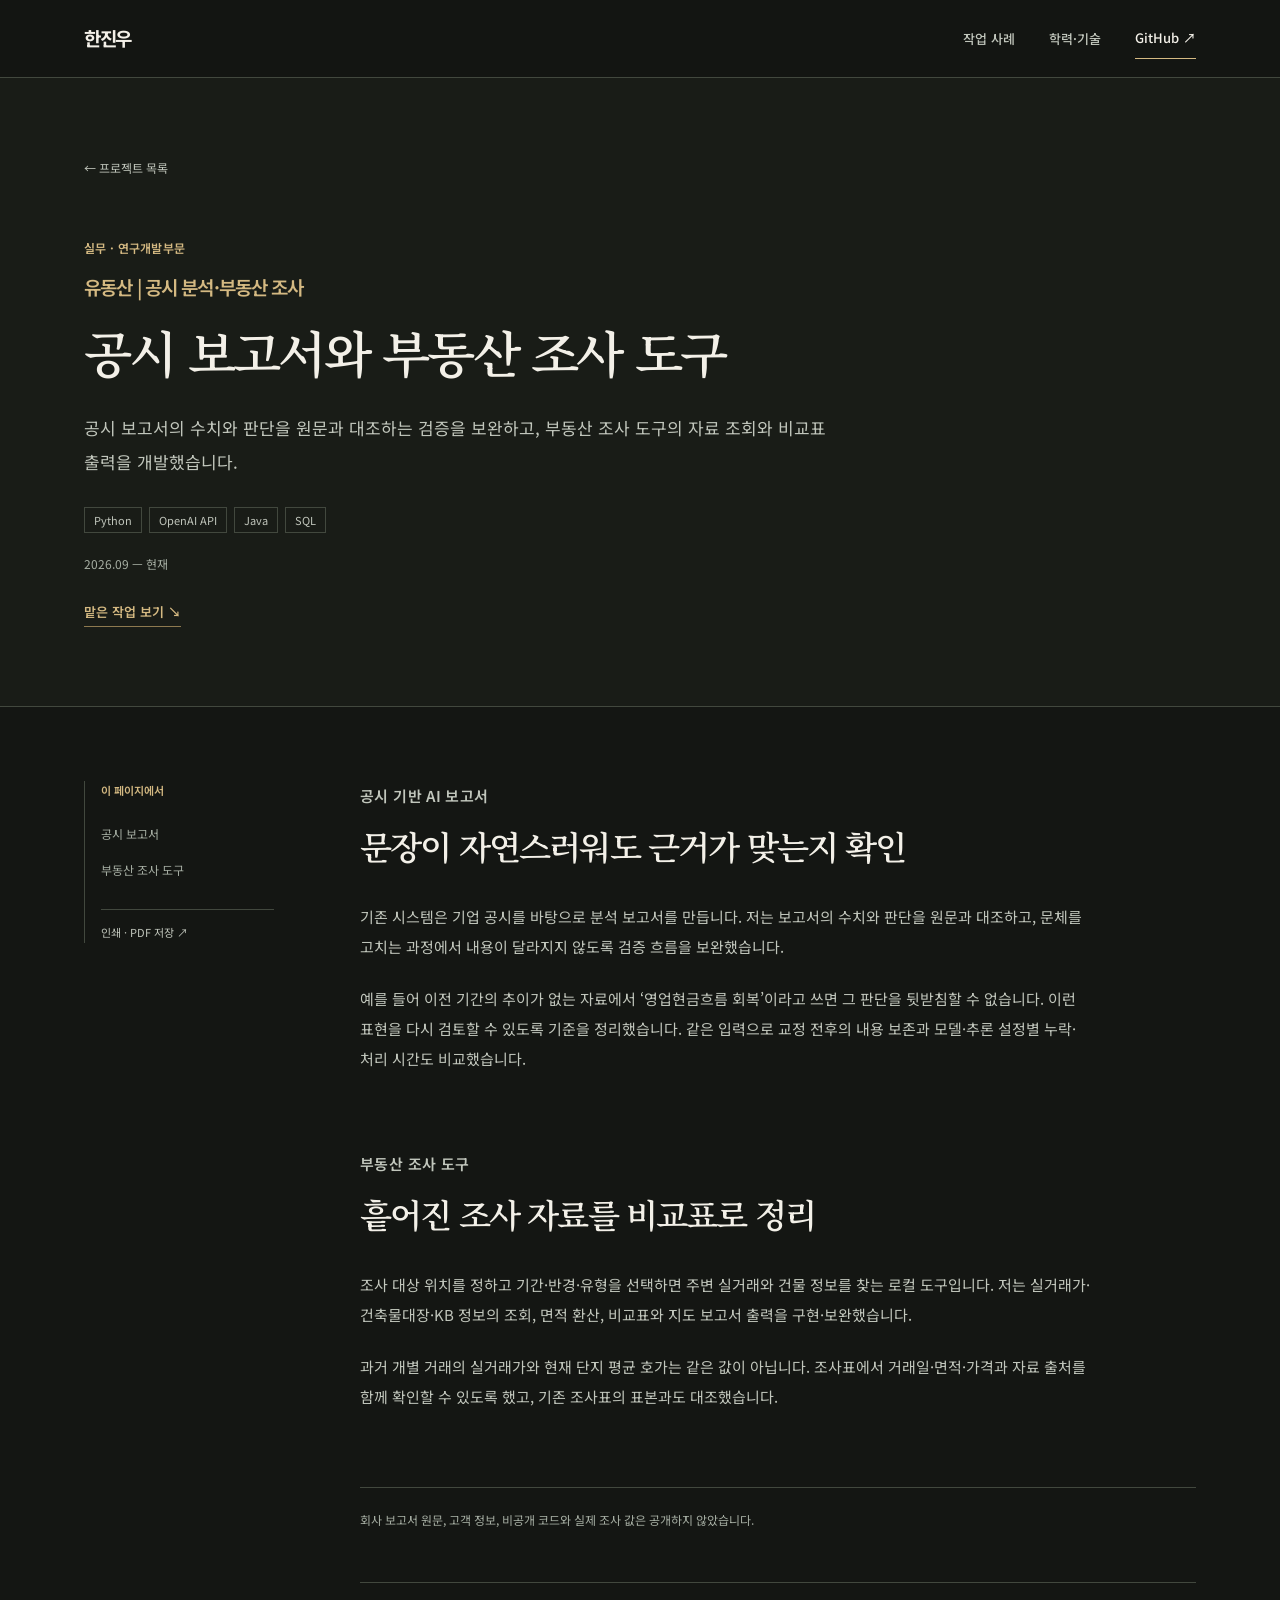
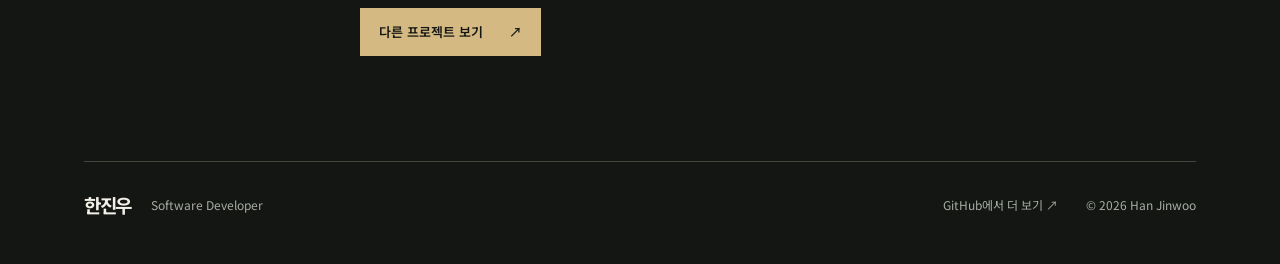
<file: projects/youdongsan.html>
<!DOCTYPE html>

<html lang="ko"><head><meta charset="utf-8"/><meta content="width=device-width, initial-scale=1" name="viewport"/><title>공시 분석·부동산 조사 | 한진우 포트폴리오</title><meta content="유동산에서 공시 기반 AI 보고서의 근거 검증 흐름과 부동산 조사 도구의 거래 조회·비교표 작성을 개선한 작업입니다." name="description"/><meta content="#141613" name="theme-color"/><meta content="website" property="og:type"/><meta content="공시 분석·부동산 조사 | 한진우 포트폴리오" property="og:title"/><meta content="유동산에서 공시 기반 AI 보고서의 근거 검증 흐름과 부동산 조사 도구의 거래 조회·비교표 작성을 개선한 작업입니다." property="og:description"/><meta content="https://korearororo.github.io/assets/social.svg" property="og:image"/><link href="../assets/favicon.svg" rel="icon" type="image/svg+xml"/><link href="../editorial.css?v=6-design-preview-20261110" rel="stylesheet"/><link href="https://korearororo.github.io/projects/youdongsan.html" rel="canonical"/><script defer="" src="../app.js"></script></head><body><a class="skip" href="#main">본문으로 이동</a>
<header class="site-header"><div class="nav-wrap"><a aria-label="한진우 포트폴리오 홈" class="brand" href="../index.html">한진우</a><button aria-controls="navigation" aria-expanded="false" aria-label="메뉴 열기" class="menu-toggle"><span></span><span></span></button>
<nav aria-label="주요 메뉴" id="navigation"><a href="../index.html#projects">작업 사례</a><a href="../index.html#about">학력·기술</a><a class="nav-github" href="https://github.com/korearororo" rel="noopener noreferrer" target="_blank">GitHub <span aria-hidden="true">↗</span></a></nav></div></header><main id="main"><section class="case-hero"><div class="case-hero-inner"><div><a class="back-link" href="../index.html#projects">← 프로젝트 목록</a><p class="eyebrow">실무 · 연구개발부문</p><h1>유동산 | 공시 분석·부동산 조사</h1><h2>공시 보고서와 부동산 조사 도구</h2><p>공시 보고서의 수치와 판단을 원문과 대조하는 검증을 보완하고, 부동산 조사 도구의 자료 조회와 비교표 출력을 개발했습니다.</p><div class="tags dark-tags"><span>Python</span><span>OpenAI API</span><span>Java</span><span>SQL</span></div><p class="case-period">2026.09 — 현재</p><a class="hero-evidence" href="#report">맡은 작업 보기 ↘</a></div></div></section>
<div class="case-body"><aside aria-label="사례 목차" class="case-toc"><span>이 페이지에서</span>
<a href="#report">공시 보고서</a><a href="#research">부동산 조사 도구</a>
<button class="print-button" type="button">인쇄 · PDF 저장 ↗</button></aside>
<div class="case-article">
<section id="report"><p class="eyebrow">공시 기반 AI 보고서</p><h2>문장이 자연스러워도 근거가 맞는지 확인</h2>
<p>기존 시스템은 기업 공시를 바탕으로 분석 보고서를 만듭니다. 저는 보고서의 수치와 판단을 원문과 대조하고, 문체를 고치는 과정에서 내용이 달라지지 않도록 검증 흐름을 보완했습니다.</p>
<p>예를 들어 이전 기간의 추이가 없는 자료에서 ‘영업현금흐름 회복’이라고 쓰면 그 판단을 뒷받침할 수 없습니다. 이런 표현을 다시 검토할 수 있도록 기준을 정리했습니다. 같은 입력으로 교정 전후의 내용 보존과 모델·추론 설정별 누락·처리 시간도 비교했습니다.</p>
</section>
<section id="research"><p class="eyebrow">부동산 조사 도구</p><h2>흩어진 조사 자료를 비교표로 정리</h2>
<p>조사 대상 위치를 정하고 기간·반경·유형을 선택하면 주변 실거래와 건물 정보를 찾는 로컬 도구입니다. 저는 실거래가·건축물대장·KB 정보의 조회, 면적 환산, 비교표와 지도 보고서 출력을 구현·보완했습니다.</p>
<p>과거 개별 거래의 실거래가와 현재 단지 평균 호가는 같은 값이 아닙니다. 조사표에서 거래일·면적·가격과 자료 출처를 함께 확인할 수 있도록 했고, 기존 조사표의 표본과도 대조했습니다.</p>
</section>
<p class="case-privacy" id="verification">회사 보고서 원문, 고객 정보, 비공개 코드와 실제 조사 값은 공개하지 않았습니다.</p>
<div class="case-bottom"><a class="button dark" href="../index.html#projects">다른 프로젝트 보기 <span>↗</span></a></div>
</div></div></main><footer class="footer"><div><a class="brand" href="../index.html">한진우</a><p>Software Developer</p></div><a href="https://github.com/korearororo" rel="noopener noreferrer" target="_blank">GitHub에서 더 보기 ↗</a><span class="copyright">© 2026 Han Jinwoo</span></footer></body></html>
</file>
<file: editorial.css>
@import url('https://fonts.googleapis.com/css2?family=Noto+Sans+KR:wght@400;500;600;700&display=swap');
@import url('https://fonts.googleapis.com/css2?family=Noto+Serif+KR:wght@500;600&display=swap');

:root {
  --paper: #141613;
  --surface: #20231f;
  --ink: #f3f0e8;
  --muted: #c1c6bc;
  --quiet: #a6aea3;
  --line: #42483e;
  --gold: #d4b982;
  --gold-soft: #2d2a20;
  --dark: #1c201a;
  --font: 'Noto Sans KR', 'Apple SD Gothic Neo', 'Malgun Gothic', sans-serif;
  --display-font: 'Noto Serif KR', 'AppleMyungjo', 'Batang', serif;
}

* { box-sizing: border-box; }
html { scroll-behavior: smooth; scroll-padding-top: 100px; }
body { margin: 0; background: var(--paper); color: var(--ink); font: 400 16px/1.8 var(--font); word-break: keep-all; }
::selection { background: #655639; color: #fff9e9; }
img, video { max-width: 100%; }
img { height: auto; }
a { color: inherit; text-decoration: none; }
button { font: inherit; cursor: pointer; }
button, a { -webkit-tap-highlight-color: transparent; }
a:focus-visible, button:focus-visible, summary:focus-visible { outline: 2px solid var(--gold); outline-offset: 5px; }
h1, h2, h3, p { margin: 0; }
h1, h2, h3 { letter-spacing: -.045em; line-height: 1.4; }
small { font-size: .82em; }
.skip { position: fixed; z-index: 100; top: -80px; left: 24px; padding: 10px 16px; background: var(--gold); color: var(--paper); }
.skip:focus { top: 14px; }

.site-header { position: sticky; z-index: 50; top: 0; height: 78px; background: rgba(20,22,19,.96); border-bottom: 1px solid var(--line); backdrop-filter: blur(16px); }
.nav-wrap { height: 100%; max-width: 1180px; padding: 0 34px; margin: auto; display: flex; align-items: center; justify-content: space-between; }
.brand { font-size: 19px; font-weight: 700; letter-spacing: -.065em; }
nav { display: flex; align-items: center; gap: 34px; font-size: 13px; font-weight: 500; }
nav > a { color: var(--muted); }
nav > a:hover, .footer a:hover, .case-toc a:hover { color: var(--gold); }
.nav-github { padding: 8px 0; border-bottom: 1px solid var(--gold); color: var(--ink); }
.menu-toggle { display: none; }
.eyebrow { color: var(--gold); font-size: 12px; font-weight: 600; letter-spacing: .025em; }
.eyebrow span { color: var(--quiet); margin: 0 5px; }

.hero { border-bottom: 1px solid var(--line); }
.hero-inner { max-width: 1180px; margin: auto; padding: 86px 34px 92px; }
.hero-compact .hero-inner { padding-top: 64px; padding-bottom: 66px; }
.hero-compact h1 { margin: 12px 0 17px; font-size: clamp(42px, 5vw, 60px); }
.hero-compact .hero-description { max-width: 770px; font-size: 16px; line-height: 1.85; }
.hero-compact .hero-actions { margin-top: 26px; }
.hero h1 { max-width: 960px; margin: 24px 0 34px; font-size: clamp(41px, 5.15vw, 66px); font-weight: 600; line-height: 1.35; letter-spacing: -.06em; }
.hero h1 em { color: var(--gold); font-style: normal; }
.hero-description { max-width: 790px; color: var(--muted); font-size: 17px; line-height: 2; }
.hero-actions { display: flex; flex-wrap: wrap; gap: 12px; margin-top: 38px; }
.button { display: inline-flex; align-items: center; justify-content: space-between; gap: 26px; min-height: 45px; padding: 10px 16px; border: 1px solid transparent; border-radius: 2px; font-size: 13px; font-weight: 600; line-height: 1.5; }
.button:hover { transform: translateY(-1px); }
.button.primary, .button.dark { background: var(--gold); color: var(--paper); }
.button.primary:hover, .button.dark:hover { background: #dec494; }
.button.resume-button, .button.outline { border-color: #788478; background: transparent; color: var(--ink); }
.button.resume-button:hover, .button.outline:hover { border-color: var(--gold); color: var(--gold); }

.section { max-width: 1180px; padding: 98px 34px; margin: auto; }
.section-heading { display: grid; grid-template-columns: 1fr minmax(260px, 400px); gap: 20px 50px; align-items: end; margin-bottom: 62px; }
.projects-section { padding-top: 72px; }
.projects-section .section-heading { display: block; margin-bottom: 33px; }
.projects-section .section-heading h2 { font-size: 32px; }
.section-heading .eyebrow { grid-column: 1 / -1; }
.section-heading h2 { grid-column: 1 / -1; font-size: clamp(32px, 3.3vw, 44px); font-weight: 600; line-height: 1.45; }
.section-heading > p:last-child { color: var(--muted); font-size: 14px; line-height: 1.9; }
.project-list { border-bottom: 1px solid var(--line); }
.project-row { display: grid; grid-template-columns: 150px minmax(0, 1fr) minmax(280px, 385px); gap: 30px; padding: 44px 0 50px; border-top: 1px solid var(--line); align-items: start; }
.project-row-text { grid-template-columns: 150px minmax(0, 1fr); }
.project-row-text .project-main { max-width: 780px; }
.work-disclosure { margin-top: 23px; color: var(--quiet) !important; font-size: 12px !important; line-height: 1.7 !important; }
.project-meta { display: flex; flex-direction: column; gap: 7px; color: var(--muted); font-size: 13px; }
.project-number { margin-bottom: 20px; color: var(--gold); font-size: 30px; font-weight: 400; line-height: 1; letter-spacing: -.07em; }
.project-meta small { color: var(--quiet); font-size: 12px; }
.project-main h3 { max-width: 680px; margin: -7px 0 20px; font-size: clamp(28px, 2.8vw, 38px); font-weight: 600; line-height: 1.47; }
.project-main h3 a:hover { color: var(--gold); }
.project-main > p { max-width: 750px; color: var(--muted); font-size: 15px; line-height: 2; }
.project-evidence { display: grid; grid-template-columns: 112px 1fr; gap: 20px; max-width: 750px; margin: 28px 0 22px; padding: 17px 0; border-top: 1px solid var(--line); border-bottom: 1px solid var(--line); font-size: 13px; }
.project-evidence span { color: var(--gold); font-weight: 600; }
.project-evidence p { color: var(--muted); }
.project-link { display: inline-flex; gap: 24px; align-items: center; color: var(--gold); font-size: 13px; font-weight: 600; border-bottom: 1px solid #8d794f; padding-bottom: 4px; }
.project-link:hover { color: #e1c994; }
.project-visual-link { display: block; min-width: 0; }
.project-visual-link:hover .preview { border-color: var(--gold); }
.preview { display: block; height: 282px; margin: 0; border: 1px solid var(--line); background: var(--surface); overflow: hidden; }
.preview-query { height: 250px; padding: 19px 22px; background: #202b24; }
.query-heading { display: flex; justify-content: space-between; gap: 12px; padding-bottom: 14px; border-bottom: 1px solid var(--line); color: var(--muted); font-size: 11px; }
.query-heading span { color: var(--gold); font-weight: 600; }
.query-equations { display: flex; flex-direction: column; gap: 8px; padding: 26px 0 19px; font-family: Georgia, 'Times New Roman', serif; font-size: 24px; line-height: 1.2; }
.preview-query figcaption { color: var(--muted); font-size: 11px; line-height: 1.5; }
.preview-note { position: relative; display: flex; flex-direction: column; justify-content: center; padding: 28px; background: var(--surface); }
.preview-note-work { background: var(--surface); }
.preview-note-label { color: var(--gold); font-size: 11px; font-weight: 600; letter-spacing: .04em; }
.preview-note p { margin: 25px 0 18px; font-size: 20px; line-height: 1.65; letter-spacing: -.045em; }
.preview-note small { max-width: 280px; color: var(--muted); font-size: 11px; line-height: 1.6; }
.preview-note-arrow { position: absolute; right: 25px; bottom: 18px; color: var(--gold); font-size: 18px; }
.demo-conditions-detail summary { cursor: pointer; font-weight: 600; }
.preview-top { display: flex; justify-content: space-between; gap: 8px; padding: 14px 17px; border-bottom: 1px solid var(--line); color: var(--muted); font-size: 10px; font-weight: 600; }
.preview-caption { padding: 12px 17px; color: var(--muted); font-size: 11px; line-height: 1.55; }
.preview-math-body { padding: 15px 17px 0; }
.preview-math-body > p { margin-bottom: 13px; font-size: 13px; font-weight: 600; }
.preview-math-body > div { display: grid; grid-template-columns: 1fr auto; align-items: center; gap: 0 8px; padding: 9px 12px; border: 1px solid var(--line); background: #18211c; font-size: 11px; }
.preview-math-body > div + div { margin-top: 7px; }
.preview-math-body .is-selected { border-color: var(--gold); background: #373426; }
.preview-math-body strong { grid-row: span 2; grid-column: 2; font-size: 23px; line-height: 1; color: var(--gold); }
.preview-math-body strong small { margin-left: 2px; font-size: 10px; }
.preview-math-body div span:last-child { color: var(--muted); }
.preview-pokechi { position: relative; background: #0c100e; }
.preview-pokechi img { display: block; width: 100%; height: 100%; object-fit: cover; object-position: center top; }
.preview-pokechi figcaption { position: absolute; inset: auto 0 0; padding: 28px 18px 16px; display: flex; flex-direction: column; gap: 3px; background: linear-gradient(transparent, #1d211fe8 35%); color: #f8f6f1; }
.preview-pokechi figcaption span, .preview-pokechi figcaption small { font-size: 10px; }
.preview-pokechi figcaption strong { font-size: 14px; font-weight: 600; }
.preview-pokechi figcaption { padding: 34px 18px 17px; font-size: 12px; font-weight: 600; }
.preview-work { background: var(--surface); }
.work-quote { margin: 15px 17px 0; padding: 12px 15px; border-left: 2px solid var(--gold); background: #18211c; }
.work-quote small { display: block; color: var(--quiet); font-size: 10px; }
.work-quote strong { display: block; margin: 2px 0 5px; font-size: 16px; font-weight: 600; }
.work-quote p { color: var(--muted); font-size: 11px; line-height: 1.55; }
.preview-work .work-quote + .work-quote { margin-top: 8px; }
.preview-work .work-quote strong { font-size: 14px; }
.preview-work .work-quote p { line-height: 1.35; }
.preview-work .preview-caption { padding-top: 8px; }
.work-result { display: flex; justify-content: space-between; align-items: center; margin: 10px 17px 0; padding: 9px 14px; border-top: 1px solid var(--line); font-size: 11px; }
.work-result strong { color: var(--gold); font-size: 16px; }
.lead-context { margin: 0 0 24px; }
.about-section { display: grid; grid-template-columns: 1fr 1fr; gap: 80px; border-top: 1px solid var(--line); padding-top: 82px; }
.about-section { display: block; }
.about-intro { max-width: 760px; }
.about-intro h2 { margin: 12px 0 35px; font-size: 32px; font-weight: 600; }
.education-summary, .credential-summary { padding: 20px 0; border-top: 1px solid var(--line); }
.education-summary h3, .credential-summary h3 { font-size: 18px; font-weight: 600; }
.education-summary p { margin-top: 7px; color: var(--muted); font-size: 14px; }
.education-summary small { color: var(--quiet); font-size: 12px; }
.credential-summary { margin-top: 15px; }
.credential-summary ul { list-style: none; padding: 0; margin: 15px 0 0; }
.credential-summary li { margin: 11px 0; font-size: 14px; }
.credential-summary small { display: block; color: var(--quiet); font-size: 12px; }
.skill-list { padding-top: 57px; }
.skill-list > div { display: grid; grid-template-columns: 35px 1fr; gap: 13px; padding: 18px 0; border-top: 1px solid var(--line); }
.skill-list > div > span { color: var(--gold); font-size: 12px; }
.skill-list h3 { font-size: 17px; font-weight: 600; }
.skill-list p { color: var(--muted); font-size: 13px; }
.skill-list small { display: block; color: var(--quiet); font-size: 12px; }
.contact-strip { max-width: 1112px; margin: 12px auto 82px; padding: 43px 48px; display: flex; align-items: center; justify-content: space-between; gap: 30px; background: var(--dark); color: var(--ink); }
.contact-strip .eyebrow { color: var(--gold); }
.contact-strip h2 { font-size: 23px; font-weight: 600; margin: 6px 0; }
.contact-strip p:last-child { color: var(--muted); font-size: 13px; }
.contact-actions { display: flex; flex-wrap: wrap; gap: 10px; }
.contact-actions .button.dark { background: var(--gold); color: var(--paper); }
.contact-actions .button.outline { border-color: #778379; color: var(--ink); }
.footer { max-width: 1112px; margin: auto; padding: 26px 0 42px; display: flex; gap: 28px; align-items: center; border-top: 1px solid var(--line); }
.footer > div { display: flex; align-items: center; gap: 20px; margin-right: auto; }
.footer p, .footer > a, .copyright { color: var(--quiet); font-size: 12px; }

.case-hero { border-bottom: 1px solid var(--line); }
.case-hero-inner { max-width: 1180px; margin: auto; padding: 74px 34px 79px; }
.back-link { display: inline-block; color: var(--muted); font-size: 12px; margin-bottom: 58px; }
.back-link:hover { color: var(--gold); }
.case-hero .eyebrow { margin-bottom: 16px; }
.case-hero h1 { margin-bottom: 15px; font-size: 19px; font-weight: 600; color: var(--gold); }
.case-hero h2 { max-width: 900px; font-size: clamp(32px, 4vw, 50px); font-weight: 600; line-height: 1.48; }
.case-hero-inner > div > p:not(.eyebrow):not(.case-period) { max-width: 760px; margin-top: 25px; color: var(--muted); font-size: 17px; line-height: 2; }
.case-period { margin-top: 20px; color: var(--quiet); font-size: 12px; }
.hero-evidence { display: inline-block; margin-top: 25px; padding-bottom: 3px; color: var(--gold); border-bottom: 1px solid #8d794f; font-size: 13px; font-weight: 600; }
.hero-evidence:hover { color: #e1c994; }
.tags { display: flex; flex-wrap: wrap; gap: 7px; margin-top: 28px; }
.tags span { padding: 4px 9px; border: 1px solid var(--line); color: var(--muted); font-size: 11px; line-height: 1.5; }
.case-body { max-width: 1180px; margin: auto; padding: 74px 34px 105px; display: grid; grid-template-columns: 190px minmax(0, 1fr); gap: 86px; align-items: start; }
.case-toc { position: sticky; top: 115px; display: flex; flex-direction: column; gap: 14px; padding-left: 16px; border-left: 1px solid var(--line); color: var(--quiet); font-size: 12px; }
.case-toc > span { margin-bottom: 8px; color: var(--gold); font-size: 11px; font-weight: 600; }
.case-toc a:hover { color: var(--gold); }
.print-button { margin-top: 15px; padding: 13px 0 0; border: 0; border-top: 1px solid var(--line); text-align: left; background: none; color: var(--muted); font-size: 11px; }
.case-article { min-width: 0; }
.case-article > section { margin-bottom: 93px; scroll-margin-top: 105px; }
.case-article > section { margin-bottom: 75px; }
.case-article > section > p { max-width: 740px; }
.case-article > section > p + p { margin-top: 12px; }
.case-privacy { margin: 0 0 50px; padding-top: 20px; border-top: 1px solid var(--line); color: var(--quiet) !important; font-size: 12px !important; }
.result-sheet { margin: 30px 0 0; border-top: 2px solid var(--gold); background: var(--surface); }
.result-sheet-head, .result-sheet-row { display: grid; grid-template-columns: 170px 1fr; gap: 16px; align-items: baseline; padding: 18px 21px; border-bottom: 1px solid var(--line); }
.result-sheet-head span, .result-sheet-row span { color: var(--muted); font-size: 12px; }
.result-sheet-head strong { font-size: 14px; font-weight: 600; }
.result-sheet-row strong { font-family: Georgia, 'Times New Roman', serif; font-size: 22px; font-weight: 400; }
.result-sheet figcaption { padding: 14px 21px 18px; color: var(--quiet); font-size: 11px; line-height: 1.7; }
.case-article .eyebrow { margin-bottom: 11px; }
.case-article h2 { margin-bottom: 30px; font-size: clamp(26px, 2.6vw, 35px); font-weight: 600; line-height: 1.5; }
.case-article h3 { font-weight: 600; }
.case-article p { color: var(--muted); font-size: 15px; line-height: 2; }
.case-article > section > p { margin-bottom: 22px; }
.case-facts { margin: 30px 0; border-top: 1px solid var(--line); }
.case-facts > div { display: grid; grid-template-columns: 126px 1fr; gap: 20px; padding: 13px 0; border-bottom: 1px solid var(--line); }
.case-facts dt { color: var(--gold); font-size: 13px; }
.case-facts dd { margin: 0; font-size: 14px; }
.workstreams { display: grid; grid-template-columns: 1fr 1fr; gap: 18px; margin: 30px 0 20px; }
.workstreams article { padding: 24px 25px 22px; border-top: 2px solid #90784e; background: var(--surface); }
.workstreams article > span { color: var(--gold); font-size: 11px; font-weight: 600; }
.workstreams h3 { margin: 12px 0 8px; font-size: 20px; }
.workstreams p { font-size: 13px; line-height: 1.8; }
.workstreams a { display: inline-block; margin-top: 15px; padding-bottom: 3px; color: var(--gold); font-size: 12px; border-bottom: 1px solid #8d794f; }
.problem-solution { display: grid; grid-template-columns: 1fr 1fr; gap: 30px; margin-top: 35px; }
.problem-solution > div { border-top: 2px solid #90784e; padding-top: 18px; }
.problem-solution h3 { margin-bottom: 10px; font-size: 15px; }
.implementation-list { border-top: 1px solid var(--line); }
.implementation-list > article { display: grid; grid-template-columns: 32px 1fr; gap: 14px; padding: 22px 0; border-bottom: 1px solid var(--line); }
.implementation-list > article > span, .step-number { color: var(--gold); font-size: 13px; }
.implementation-list h3 { margin-bottom: 8px; font-size: 18px; }
.decision-list { display: grid; grid-template-columns: 1fr 1fr; gap: 28px 32px; margin-top: 30px; }
.decision-list article { padding-top: 17px; border-top: 1px solid #746647; }
.decision-list h3 { margin-bottom: 8px; font-size: 17px; }
.issue-steps { border-top: 1px solid var(--line); }
.issue-steps article { display: grid; grid-template-columns: 30px 1fr; gap: 16px; padding: 18px 0; border-bottom: 1px solid var(--line); }
.issue-steps h3 { margin-bottom: 6px; font-size: 17px; }
.evidence-list { border-top: 1px solid var(--line); }
.evidence-list > div { display: grid; grid-template-columns: 150px 1fr; gap: 22px; padding: 17px 0; border-bottom: 1px solid var(--line); }
.evidence-list h3 { font-size: 15px; }
.source-links { display: flex; flex-wrap: wrap; gap: 12px; margin-top: 25px; }
.source-links a, .evidence-method a { color: var(--gold); font-size: 13px; border-bottom: 1px solid #8d794f; }
.scope-details, .evidence-method, .demo-conditions, .comparison-note { margin-top: 24px; padding: 19px 22px; background: var(--surface); }
.scope-details summary, .evidence-method summary { cursor: pointer; font-size: 14px; font-weight: 600; }
.scope-details p, .evidence-method p { margin-top: 12px; font-size: 13px; }
.evidence-method ul { margin-bottom: 0; padding-left: 22px; color: var(--muted); font-size: 13px; }
.case-code { margin-top: 25px; background: #0d120f; color: var(--ink); overflow: auto; }
.case-code .code-bar { padding: 12px 18px; border-bottom: 1px solid #ffffff30; color: var(--gold); font-size: 11px; }
.case-code pre { margin: 0; padding: 19px; font: 13px/1.8 Consolas, monospace; }
.case-bottom { padding-top: 25px; border-top: 1px solid var(--line); }
.case-article code { overflow-wrap: anywhere; }

.live-evidence { padding-top: 30px; border-top: 2px solid var(--gold); }
.demo-figure { margin: 26px 0 15px; }
.demo-figure video { display: block; width: 100%; height: auto; max-height: 72vh; background: #222; }
.demo-figure figcaption { margin-top: 8px; color: var(--quiet); font-size: 12px; }
.video-chapters { display: flex; flex-wrap: wrap; gap: 8px; margin: 16px 0 25px; }
.video-chapters button { padding: 7px 10px; border: 1px solid #778379; background: transparent; color: var(--ink); font-size: 12px; }
.video-chapters button:hover { border-color: var(--gold); color: var(--gold); }
.demo-conditions h3 { margin-bottom: 10px; font-size: 15px; }
.demo-conditions p + p { margin-top: 10px; }
.comparison-note strong { font-size: 15px; }
.comparison-note p { margin-top: 7px; font-size: 13px; }
.comparison-case { margin: 15px 0; border: 1px solid var(--line); }
.comparison-case > summary { cursor: pointer; padding: 16px 18px; background: #253128; font-size: 14px; font-weight: 600; }
.comparison-case > summary > span { color: var(--gold); margin-right: 7px; }
.query-line { padding: 15px 18px 0; font-size: 12px !important; }
.comparison-columns { display: grid; grid-template-columns: 1fr 1fr; gap: 22px; padding: 18px; }
.search-result h3 { font-size: 14px; }
.result-count { margin: 7px 0 11px; font-size: 13px !important; font-weight: 600; }
.result-count span { display: block; color: var(--quiet); font-weight: 400; }
.search-result ol { list-style: none; padding: 0; margin: 0; }
.search-result li { padding: 10px 0; border-top: 1px solid var(--line); }
.search-result code { display: block; margin: 6px 0; font: 13px/1.6 Consolas, monospace; overflow-wrap: anywhere; }
.search-result small { display: block; color: var(--muted); font-size: 11px; }
.search-result .result-id { color: var(--quiet); font-size: 10px; }
.match-badge { display: inline-block; padding: 2px 6px; font-size: 10px; }
.is-match { color: #a4d4ad; background: #203929; }
.is-mismatch { color: #e2ae93; background: #392c27; }
.empty-result { color: var(--muted); font-size: 12px; }
.om-result-summary { display: grid; grid-template-columns: 1fr 1fr; gap: 25px; margin: 28px 0; }
.om-result-summary article { padding-top: 16px; border-top: 2px solid var(--gold); }
.om-result-summary h3 { font-size: 15px; }
.om-result-summary strong { display: block; margin: 12px 0; color: var(--gold); font-size: 21px; font-weight: 600; }
.om-flow { list-style: none; display: grid; grid-template-columns: 1fr 1fr; gap: 14px 30px; padding: 0; margin: 28px 0; }
.om-flow li { padding: 13px 0; border-top: 1px solid var(--line); }
.om-flow b, .om-flow span { display: block; }
.om-flow b { font-size: 14px; font-weight: 600; }
.om-flow span { color: var(--muted); font-size: 13px; }
.om-example { margin-top: 12px; padding: 12px 17px; background: var(--surface); }
.om-example code { color: var(--gold); font-size: 16px; }
.om-table-wrap { overflow-x: auto; margin: 22px 0; }
.om-status { width: 100%; border-collapse: collapse; text-align: left; font-size: 13px; }
.om-status caption { text-align: left; margin-bottom: 9px; color: var(--quiet); font-size: 12px; }
.om-status th, .om-status td { padding: 12px 9px; border-bottom: 1px solid var(--line); vertical-align: top; }
.om-status thead { background: var(--surface); }
.om-status tbody th { min-width: 110px; }
.process-flow { display: grid; grid-template-columns: repeat(4, 1fr); gap: 9px; list-style: none; padding: 0; margin: 30px 0 18px; }
.process-flow li { min-height: 126px; padding: 15px 13px; border-top: 2px solid #746647; background: var(--surface); }
.process-flow li.is-emphasis { border-color: var(--gold); background: #373426; }
.process-flow span, .process-flow strong, .process-flow small { display: block; }
.process-flow span { margin-bottom: 12px; color: var(--gold); font-size: 11px; }
.process-flow strong { font-size: 14px; line-height: 1.45; }
.process-flow small { margin-top: 7px; color: var(--muted); font-size: 11px; line-height: 1.6; }
.case-callout { margin: 20px 0; padding: 20px 23px; border-left: 3px solid var(--gold); background: var(--surface); }
.case-callout strong { font-size: 14px; }
.case-callout p { margin-top: 6px; font-size: 13px; }
.before-after { display: grid; grid-template-columns: 1fr 1fr; gap: 14px; margin: 24px 0 12px; }
.before-after > div { padding: 18px 20px; border: 1px solid var(--line); background: var(--surface); }
.before-after span, .before-after strong { display: block; }
.before-after span { color: var(--gold); font-size: 11px; font-weight: 600; }
.before-after strong { margin: 9px 0; font-size: 16px; line-height: 1.5; }
.before-after p, .evidence-footnote { font-size: 12px !important; }
.verification-table-wrap { margin: 30px 0; overflow-x: auto; }
.verification-table { width: 100%; border-collapse: collapse; min-width: 580px; }
.verification-table caption { margin-bottom: 8px; text-align: left; color: var(--quiet); font-size: 12px; }
.verification-table th, .verification-table td { padding: 13px 12px; border-bottom: 1px solid var(--line); text-align: left; vertical-align: top; font-size: 12px; line-height: 1.6; }
.verification-table thead { background: var(--surface); }
.verification-table th:first-child { width: 24%; }

/* Portfolio design preview: a restrained editorial grid shared by the home and cases. */
.brand { letter-spacing: -.075em; }
nav > a { transition: color .2s ease; }
.hero { background: #191c17; }
.hero-compact .hero-inner { display: grid; grid-template-columns: minmax(0, 1.55fr) minmax(250px, .65fr); gap: clamp(50px, 7vw, 112px); align-items: end; padding-top: clamp(88px, 10vw, 142px); padding-bottom: clamp(82px, 9vw, 124px); }
.hero-copy { max-width: 750px; }
.hero .eyebrow { letter-spacing: .12em; }
.hero .eyebrow span { padding: 0 7px; }
.hero-compact h1 { margin: 26px 0 28px; font-family: var(--display-font); font-size: clamp(48px, 5.7vw, 78px); font-weight: 600; line-height: 1.3; letter-spacing: -.065em; }
.hero-compact .hero-description { max-width: 670px; color: var(--muted); font-size: 17px; line-height: 1.9; }
.hero-compact .hero-actions { margin-top: 38px; }
.hero-index { padding: 0 0 4px 32px; border-left: 1px solid var(--line); }
.hero-index > p { margin-bottom: 20px; color: var(--gold); font-size: 11px; font-weight: 600; letter-spacing: .15em; }
.hero-index ol { margin: 0; padding: 0; list-style: none; }
.hero-index li { display: grid; grid-template-columns: 30px 1fr; gap: 18px; padding: 17px 0 18px; border-top: 1px solid var(--line); }
.hero-index li > span { color: var(--gold); font-family: Georgia, serif; font-size: 17px; line-height: 1.5; }
.hero-index strong, .hero-index small { display: block; }
.hero-index strong { font-size: 14px; font-weight: 600; }
.hero-index small { margin-top: 3px; color: var(--quiet); font-size: 12px; }
.button { min-height: 48px; padding: 11px 18px; border-radius: 0; transition: background .2s ease, border-color .2s ease, color .2s ease, transform .2s ease; }
.button.primary, .button.dark { background: var(--gold); color: #151713; }
.button.primary:hover, .button.dark:hover { background: #e2cc9d; }
.projects-section { padding-top: 88px; }
.projects-section .section-heading { display: grid; grid-template-columns: 1fr minmax(240px, 360px); gap: 8px 44px; align-items: end; margin-bottom: 27px; }
.projects-section .section-heading .eyebrow { grid-column: 1 / -1; margin-bottom: 7px; letter-spacing: .12em; }
.projects-section .section-heading h2 { grid-column: 1; font-family: var(--display-font); font-size: clamp(34px, 3.3vw, 46px); font-weight: 600; }
.projects-section .section-heading > p:last-child { grid-column: 2; color: var(--quiet); font-size: 13px; line-height: 1.8; }
.project-row { grid-template-columns: 145px minmax(0, 1fr) minmax(285px, 365px); gap: 34px; padding: 53px 0 60px; }
.project-number { font-family: Georgia, serif; font-size: 28px; }
.project-main h3 { margin: -7px 0 16px; font-family: var(--display-font); font-size: clamp(30px, 2.7vw, 38px); font-weight: 600; }
.project-main > p { max-width: 530px; line-height: 1.9; }
.project-link { margin-top: 25px; transition: color .2s ease; }
.preview { border-color: #4c5148; }
.preview-query { background: #262a23; }
.query-equations { font-size: 27px; }
.preview-pokechi { background: #151713; }
.about-section { display: block; padding-top: 82px; }
.about-intro { max-width: 870px; }
.about-intro h2 { font-family: var(--display-font); font-size: 35px; }
.education-summary, .credential-summary { display: grid; grid-template-columns: 190px 1fr; gap: 6px 24px; }
.education-summary h3, .credential-summary h3 { grid-row: span 2; }
.education-summary p { margin-top: 0; }
.education-summary small { grid-column: 2; }
.credential-summary ul { margin-top: 0; }
.credential-summary li:first-child { margin-top: 0; }
.contact-strip { border: 1px solid var(--line); background: var(--surface); }
.contact-strip h2 { font-family: var(--display-font); font-size: 27px; }
.case-hero { background: #191c17; }
.case-hero h2 { font-family: var(--display-font); letter-spacing: -.055em; line-height: 1.4; }
.case-article h2 { font-family: var(--display-font); letter-spacing: -.055em; }
.case-toc a, .project-main h3 a { transition: color .2s ease; }

@media (max-width: 850px) {
  .section-heading { grid-template-columns: 1fr; }
  .section-heading .eyebrow { grid-column: auto; }
  .project-row { grid-template-columns: 1fr minmax(250px, 42%); gap: 18px 24px; }
  .project-meta { grid-column: 1 / -1; flex-direction: row; align-items: baseline; gap: 12px; }
  .project-number { margin: 0; }
  .project-visual-link { grid-column: 2; grid-row: 2; }
  .about-section { gap: 40px; }
  .case-body { grid-template-columns: 1fr; gap: 42px; }
  .case-toc { position: static; flex-direction: row; flex-wrap: wrap; border-left: 0; border-bottom: 1px solid var(--line); padding: 0 0 18px; }
  .case-toc > span { display: none; }
  .print-button { border: 0; padding: 0; margin: 0 0 0 auto; }
}
@media (max-width: 620px) {
  .site-header { height: 65px; }
  .nav-wrap { padding: 0 22px; }
  .brand { font-size: 17px; }
  .menu-toggle { display: flex; flex-direction: column; gap: 5px; padding: 10px; border: 0; background: none; }
  .menu-toggle span { display: block; width: 21px; height: 2px; background: var(--ink); }
  .site-header nav { display: none; position: absolute; top: 65px; left: 0; right: 0; padding: 20px 22px; background: var(--paper); border-bottom: 1px solid var(--line); box-shadow: 0 16px 25px #050a08a8; }
  .site-header nav.is-open { display: flex; flex-wrap: wrap; gap: 20px; }
  .hero-inner { padding: 75px 22px 83px; }
  .hero-compact .hero-inner { padding: 48px 22px 55px; }
  .hero-compact h1 { font-size: 41px; }
  .hero-compact .hero-description { font-size: 14px; }
  .hero h1 { margin: 17px 0 25px; font-size: clamp(36px, 9vw, 46px); }
  .hero-description { font-size: 15px; line-height: 1.95; }
  .section { padding: 69px 22px; }
  .section-heading { margin-bottom: 38px; }
  .section-heading h2 { font-size: 32px; }
  .project-row { display: block; padding: 34px 0 43px; }
  .project-meta { flex-direction: row; flex-wrap: wrap; gap: 4px 12px; align-items: baseline; margin-bottom: 25px; }
  .project-number { margin: 0 11px 0 0; font-size: 24px; }
  .project-meta small { width: 100%; padding-left: 42px; }
  .project-main h3 { font-size: 28px; }
  .project-main > p { font-size: 14px; }
  .project-evidence { grid-template-columns: 1fr; gap: 5px; font-size: 12px; }
  .project-visual-link { margin-top: 24px; }
  .preview { height: 270px; }
  .preview-query { height: 235px; }
  .query-heading { display: block; }
  .query-heading small { display: block; margin-top: 4px; }
  .query-equations { font-size: 22px; }
  .result-sheet-head, .result-sheet-row { grid-template-columns: 1fr; gap: 4px; }
  .about-section { display: block; }
  .skill-list { padding-top: 30px; }
  .contact-strip { display: block; margin: 0 22px 60px; padding: 30px 25px; }
  .contact-actions { margin-top: 25px; }
  .footer { margin: 0 22px; flex-wrap: wrap; }
  .footer > div { width: 100%; }
  .case-hero-inner { padding: 35px 22px 53px; }
  .back-link { margin-bottom: 43px; }
  .case-hero h2 { font-size: 34px; }
  .case-hero-inner > div > p:not(.eyebrow):not(.case-period) { font-size: 15px; }
  .case-body { padding: 32px 22px 70px; }
  .case-toc { gap: 11px 16px; font-size: 11px; }
  .print-button { width: 100%; text-align: left; }
  .case-article > section { margin-bottom: 66px; }
  .case-article h2 { font-size: 27px; }
  .case-article p { font-size: 14px; }
  .case-facts > div { grid-template-columns: 88px 1fr; gap: 14px; }
  .case-facts dt, .case-facts dd { font-size: 12px; }
  .workstreams { grid-template-columns: 1fr; }
  .problem-solution, .decision-list, .comparison-columns, .om-result-summary, .om-flow, .before-after { grid-template-columns: 1fr; }
  .process-flow { grid-template-columns: 1fr 1fr; }
  .process-flow li { min-height: 120px; }
  .comparison-columns > div + div { padding-top: 16px; border-top: 1px solid var(--line); }
  .evidence-list > div { grid-template-columns: 90px 1fr; gap: 16px; }
  .om-status th, .om-status td { min-width: 80px; font-size: 11px; }
}
@media (max-width: 850px) {
  .hero-compact .hero-inner { grid-template-columns: 1fr; gap: 56px; }
  .hero-index { padding: 22px 0 0; border-left: 0; border-top: 1px solid var(--line); }
  .hero-index ol { display: grid; grid-template-columns: repeat(3, 1fr); gap: 18px; }
  .hero-index li { gap: 8px; }
}
@media (max-width: 620px) {
  .hero-compact .hero-inner { gap: 42px; padding-top: 64px; padding-bottom: 62px; }
  .hero-compact h1 { font-size: clamp(42px, 10vw, 58px); line-height: 1.36; }
  .hero-compact .hero-description { font-size: 15px; line-height: 1.9; }
  .hero-index ol { grid-template-columns: 1fr; gap: 0; }
  .hero-index li { grid-template-columns: 28px 1fr; gap: 14px; padding: 12px 0; }
  .hero-index small { display: inline; margin: 0 0 0 10px; }
  .projects-section .section-heading { display: block; }
  .projects-section .section-heading h2 { margin-bottom: 8px; }
  .projects-section .section-heading > p:last-child { font-size: 12px; }
  .education-summary, .credential-summary { display: block; }
  .education-summary p { margin-top: 7px; }
  .credential-summary ul { margin-top: 15px; }
}
@media (prefers-reduced-motion: reduce) { html { scroll-behavior: auto; } *, *::before, *::after { transition: none !important; animation: none !important; } }
@media print {
  @page { size: A4; margin: 16mm; }
  :root { --paper: #fff; --surface: #f3f1ea; --ink: #181b18; --muted: #454b45; --quiet: #596159; --line: #d4d5cf; --gold: #70552f; --dark: #e8e8e0; }
  body { background: white; color: #111; font-size: 10pt; }
  .hero, .case-hero { background: white; }
  .hero-index { display: none; }
  .hero-compact .hero-inner { display: block; }
  .site-header, .hero-actions, .case-toc, .footer, .contact-strip, .case-bottom, .back-link, .video-chapters { display: none !important; }
  .hero-inner, .case-hero-inner { padding: 0 0 20px; }
  .hero h1, .case-hero h2 { font-size: 24pt; }
  .section, .case-body { padding: 18px 0; display: block; }
  .project-row, .case-article > section, .implementation-list > article, .issue-steps article { break-inside: avoid; }
  .case-article > section { margin-bottom: 20px; }
  .case-article h2 { font-size: 16pt; }
  .demo-figure video { display: none; }
  .comparison-case > div, .comparison-case > p, .evidence-method > p, .scope-details > p { display: block !important; }
  a[href^='http'] { text-decoration: underline; }
}
</file>
